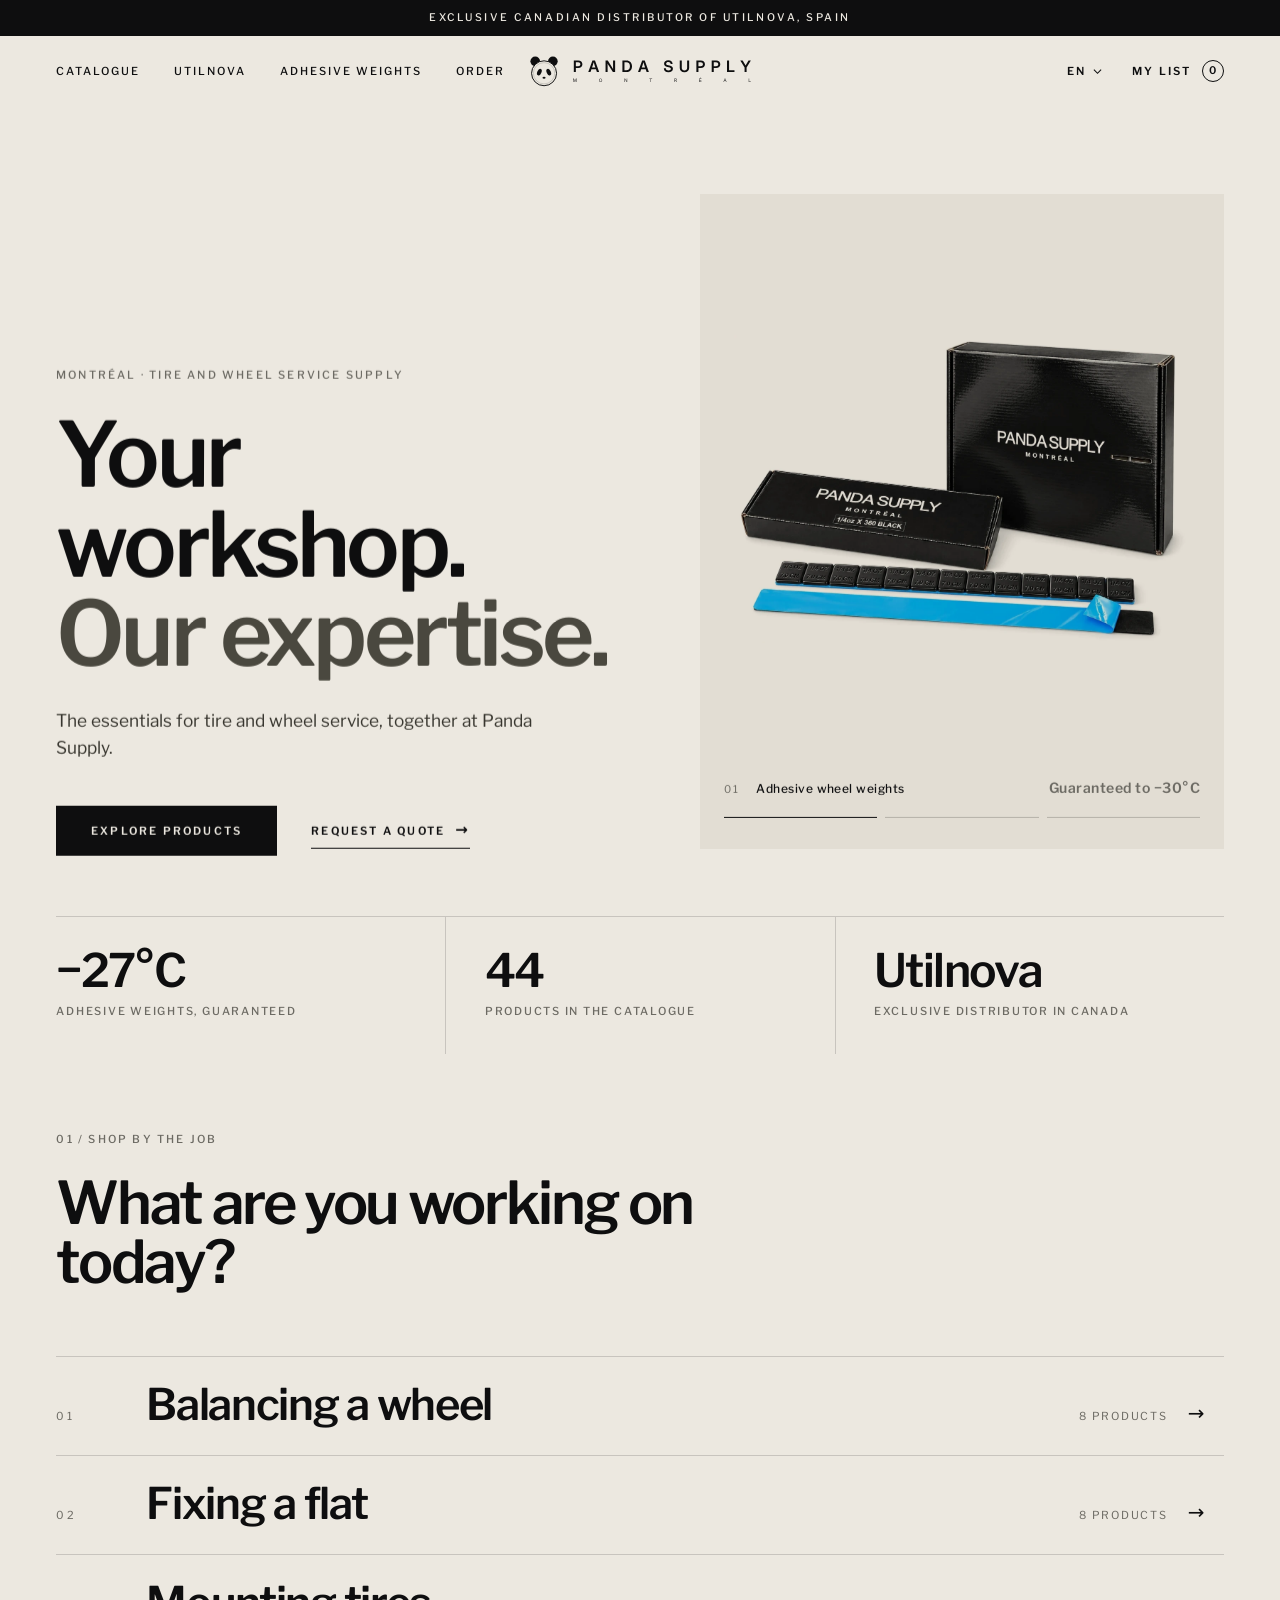
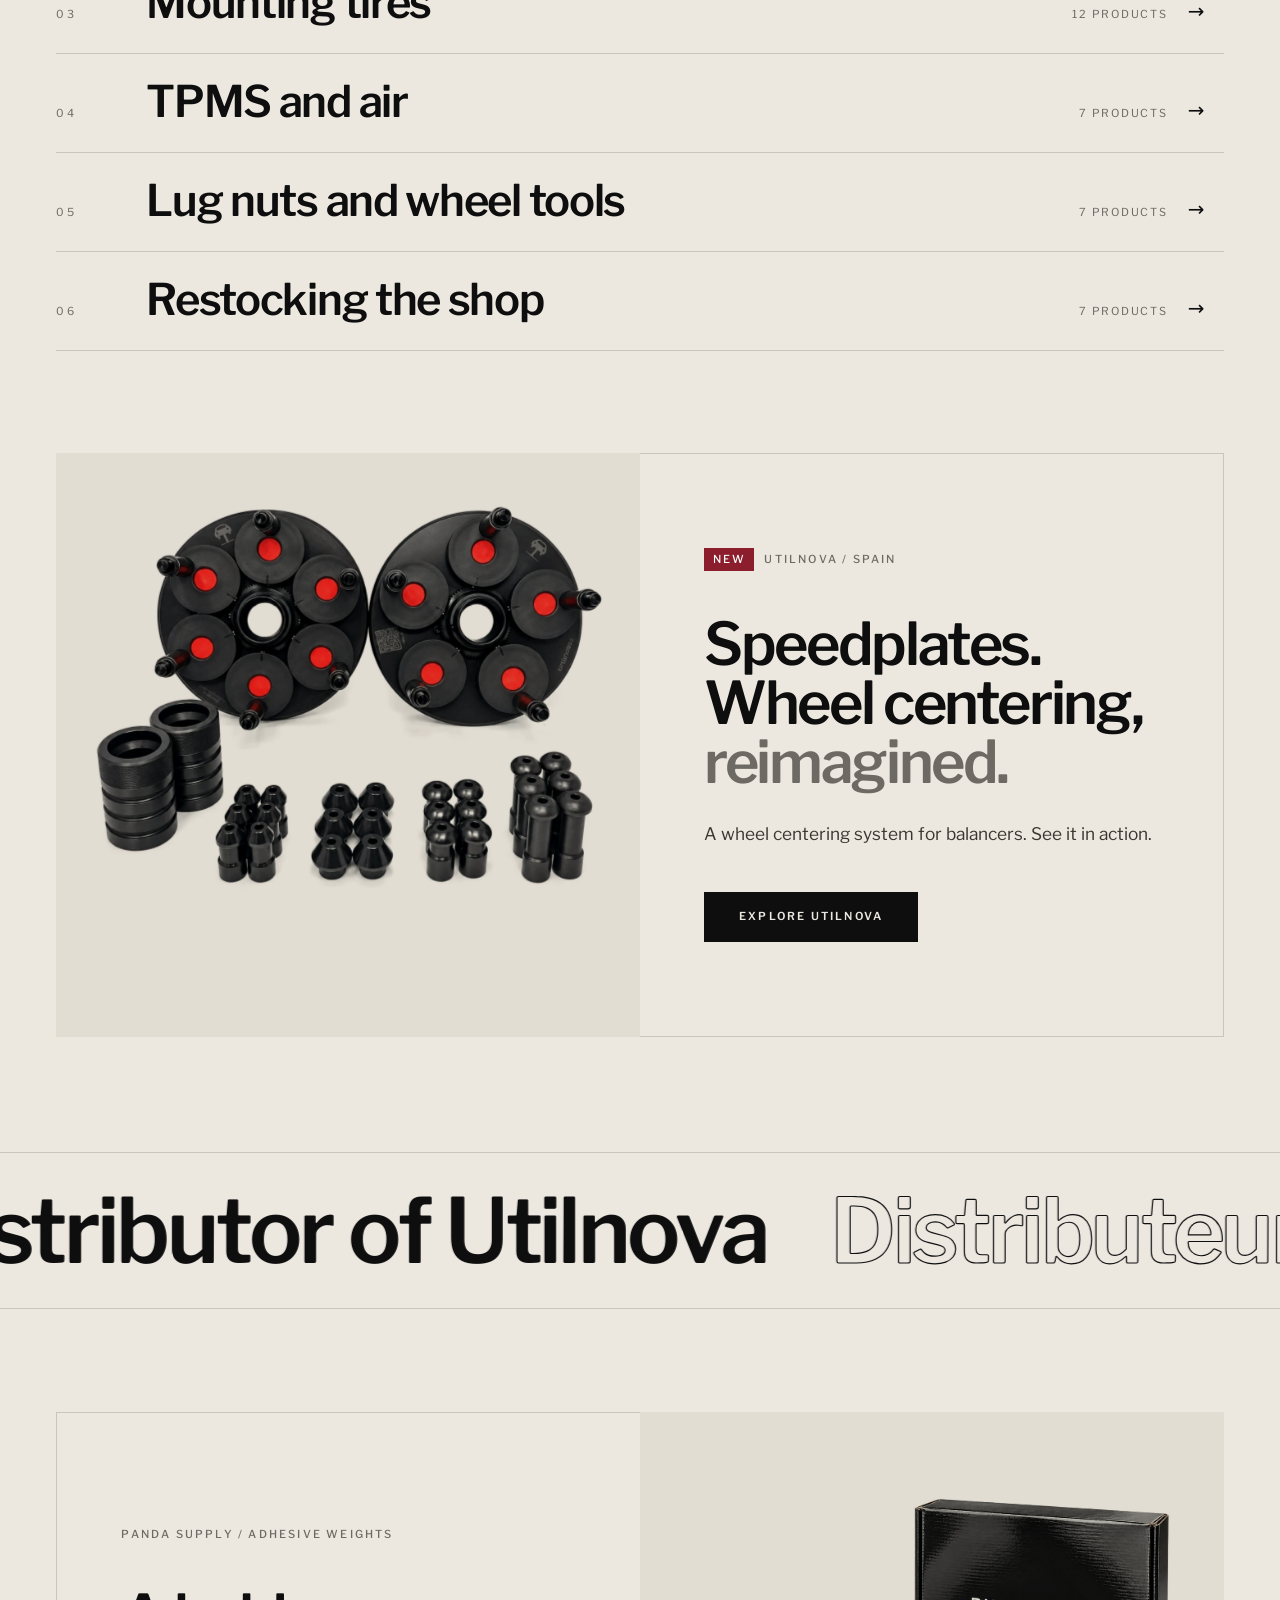
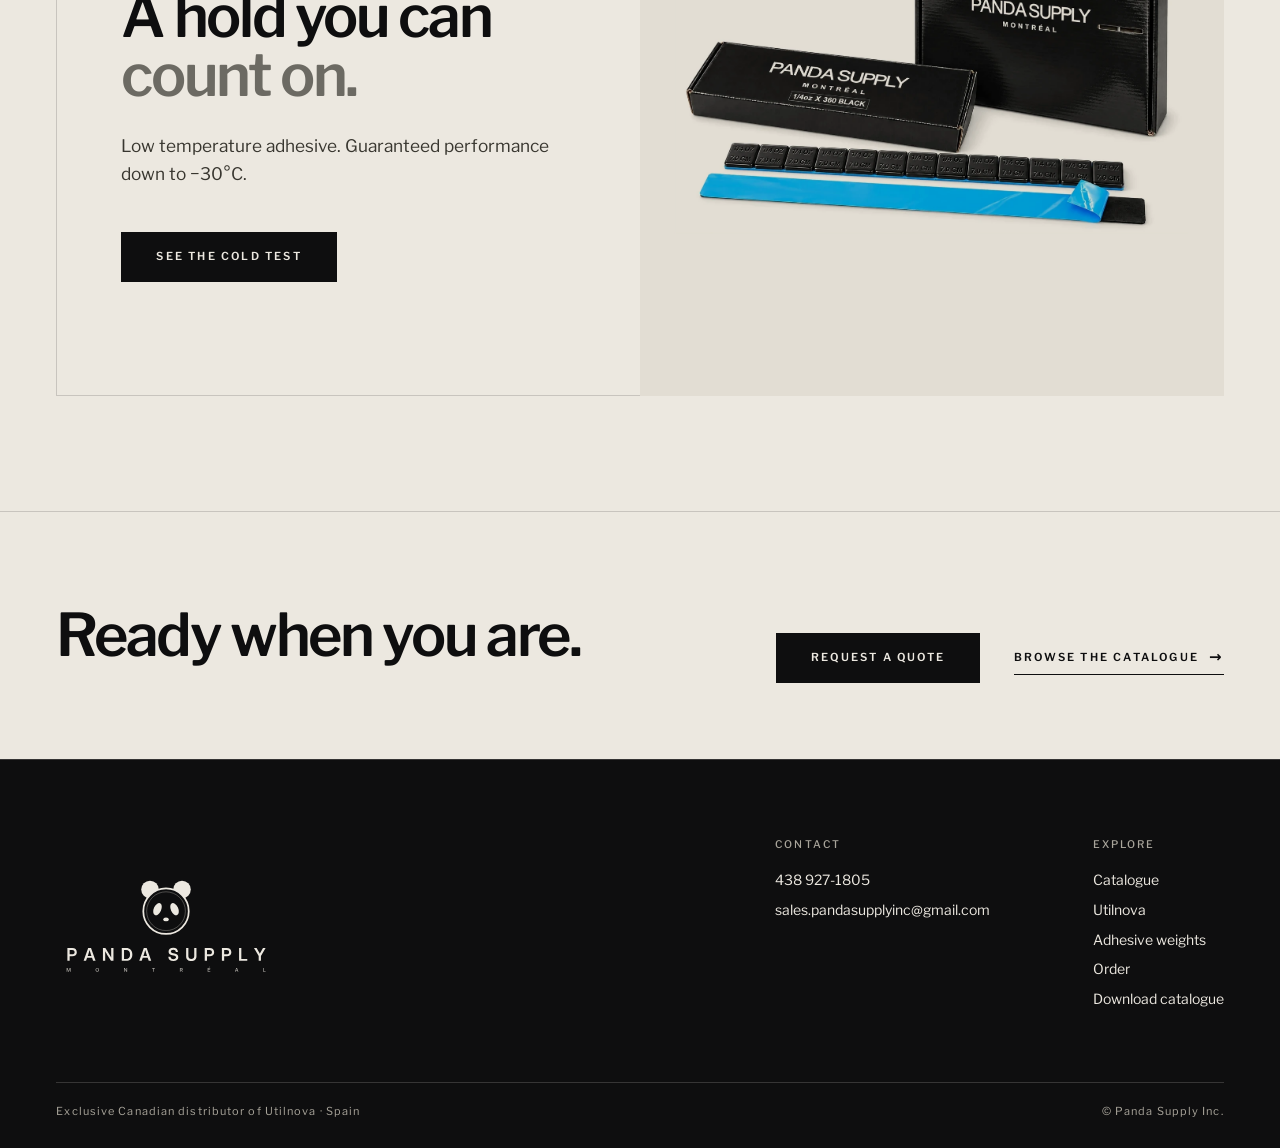
<file: index.html>
<!doctype html>
<html lang="en">
<head>
<meta charset="utf-8">
<meta name="viewport" content="width=device-width, initial-scale=1, viewport-fit=cover">
<title>Panda Supply Montréal | Garage and tire shop supplies</title>
<meta name="description" content="Panda Supply Montréal: supplies for garages and tire shops. Exclusive Canadian distributor of Utilnova, Spain.">
<meta name="theme-color" content="#0E0E0F">
<link rel="icon" href="favicon.svg" type="image/svg+xml">
<link rel="apple-touch-icon" href="apple-touch-icon.png">
<meta property="og:title" content="Panda Supply Montréal | Garage and tire shop supplies">
<meta property="og:description" content="Panda Supply Montréal: supplies for garages and tire shops. Exclusive Canadian distributor of Utilnova, Spain.">
<meta property="og:image" content="logo/panda-supply-logo-on-ink.png">
<link rel="preload" href="fonts/libre-franklin-latin-600-normal.woff2" as="font" type="font/woff2" crossorigin>
<link rel="preload" href="fonts/libre-franklin-latin-400-normal.woff2" as="font" type="font/woff2" crossorigin>
<link rel="stylesheet" href="styles.css?v=4">
</head>
<body>
<a class="skip" href="#main" data-i18n="skip">Skip to content</a>

<div class="bar"><span data-i18n="ribbon">Exclusive Canadian distributor of Utilnova, Spain</span></div>

<header class="head" id="top">
  <button class="menubtn" id="menuBtn" aria-label="Menu" aria-expanded="false" aria-controls="menu"><i></i><i></i></button>
  <nav class="head__nav" aria-label="Main">
    <a href="catalogue.html" data-i18n="nav_catalogue">Catalogue</a>
    <a href="utilnova.html">Utilnova</a>
    <a href="adhesive.html" data-i18n="nav_adhesive">Adhesive weights</a>
    <a href="quote.html" data-i18n="nav_order">Order</a>
  </nav>
  <a class="head__logo" href="index.html" aria-label="Panda Supply Montréal"><img src="logo/panda-supply-logo-ink.svg" alt="Panda Supply Montréal" height="34"></a>
  <div class="head__actions">
    <div class="lang" id="lang">
      <button class="lang__btn" id="langBtn" aria-haspopup="listbox" aria-expanded="false" aria-label="Language / Langue"><span id="langCur">EN</span><svg width="9" height="9" viewBox="0 0 10 10" fill="none" stroke="currentColor" stroke-width="1.2" aria-hidden="true"><path d="m1 3 4 4 4-4"/></svg></button>
      <ul class="lang__menu" id="langMenu" role="listbox" hidden>
        <li role="option" data-lang="en" tabindex="0"><b>EN</b><span>English</span><small>Canada</small></li>
        <li role="option" data-lang="fr" tabindex="0"><b>FR</b><span>Français</span><small>Québec</small></li>
      </ul>
    </div>
    <a class="listbtn" href="quote.html" id="listBtn"><span data-i18n="my_list">My list</span><b id="listCount">0</b></a>
  </div>
</header>

<div class="menu" id="menu" hidden>
  <nav aria-label="Mobile">
    <a href="catalogue.html" data-i18n="nav_catalogue">Catalogue</a>
    <a href="utilnova.html">Utilnova</a>
    <a href="adhesive.html" data-i18n="nav_adhesive">Adhesive weights</a>
    <a href="quote.html" data-i18n="nav_order">Order</a>
    <a href="quote.html" data-i18n="cta_quote">Request a quote</a>
  </nav>
  <div class="menu__foot">
    <a href="tel:+14389271805">438 927-1805</a>
    <a href="mailto:sales.pandasupplyinc@gmail.com">sales.pandasupplyinc@gmail.com</a>
  </div>
</div>

<main id="main">
  <!-- HERO -->
  <section class="hero">
    <div class="hero__copy" data-plx="0.06">
      <p class="eyebrow" data-i18n="hero_kicker">Montréal · Tire and wheel service supply</p>
      <h1 data-i18n-html="hero_h1">Your workshop.<br><em>Our expertise.</em></h1>
      <p class="lead" data-i18n="hero_sub">The essentials for tire and wheel service, together at Panda Supply.</p>
      <div class="hero__cta">
        <a class="btn" href="catalogue.html" data-i18n="cta_browse">Explore products</a>
        <a class="tlink" href="quote.html"><span data-i18n="cta_quote">Request a quote</span> <i>→</i></a>
      </div>
    </div>
    <div class="hero__stage" id="stage" data-plx="-0.05">
      <figure class="slide on" data-p="adhesive"><img src="img/hero-adhesive.webp" alt="" fetchpriority="high"><figcaption><span class="n">01</span><b class="nm"></b><em class="sb" data-i18n="slide1">Guaranteed to −30°C</em></figcaption></figure>
      <figure class="slide" data-p="speedplates"><img src="img/hero-speedplates.webp" alt=""><figcaption><span class="n">02</span><b class="nm"></b><em class="sb" data-i18n="slide2">New from Utilnova, Spain</em></figcaption></figure>
      <figure class="slide" data-p="u1"><img src="img/hero-u1.webp" alt=""><figcaption><span class="n">03</span><b class="nm"></b><em class="sb" data-i18n="slide3">Universal dual-band TPMS</em></figcaption></figure>
      <div class="dots" id="dots" role="tablist"><button class="on" aria-label="1"></button><button aria-label="2"></button><button aria-label="3"></button></div>
    </div>
  </section>

  <dl class="facts">
    <div><dt data-count="30" data-pre="−" data-suf="°C">−30°C</dt><dd data-i18n="stat1">Adhesive weights, guaranteed</dd></div>
    <div><dt id="statCount" data-count="49">49</dt><dd data-i18n="stat2">products in the catalogue</dd></div>
    <div><dt>Utilnova</dt><dd data-i18n="stat3">Exclusive distributor in Canada</dd></div>
  </dl>

  <!-- INDEX -->
  <section class="idx idx--home" id="jobs">
    <div class="sec-head">
      <p class="eyebrow" data-i18n="idx_eyebrow">01 / Shop by the job</p>
      <h2 data-i18n="jobs_title">What are you working on today?</h2>
    </div>
    <ul class="idx__list" id="jobsGrid"></ul>
    <div class="peek" id="peek" aria-hidden="true"><img alt=""></div>
  </section>

  <section class="teaser sec">
    <div class="teaser__img"><img data-plx="0.07" src="img/hero-speedplates.webp" alt="Utilnova Speedplates wheel centering system" loading="lazy"></div>
    <div class="teaser__copy">
      <p class="eyebrow"><span class="tag-new" data-i18n="new">New</span> Utilnova / <span data-i18n="spain">Spain</span></p>
      <h2 data-i18n-html="util_h2">Speedplates.<br>Wheel centering,<br><em>reimagined.</em></h2>
      <p class="lead" data-i18n="util_p">A wheel centering system for balancers. See it in action.</p>
      <div class="hero__cta"><a class="btn" href="utilnova.html" data-i18n="explore_util">Explore Utilnova</a></div>
    </div>
  </section>
<section class="marquee" aria-hidden="true"><div class="marquee__track" id="marq"><span>Exclusive Canadian distributor of Utilnova</span><span class="o">Distributeur canadien exclusif d’Utilnova</span><span>Exclusive Canadian distributor of Utilnova</span><span class="o">Distributeur canadien exclusif d’Utilnova</span></div></section>
  <section class="teaser teaser--flip sec">
    <div class="teaser__img"><img data-plx="0.07" src="img/hero-adhesive.webp" alt="Panda Supply adhesive wheel weights" loading="lazy"></div>
    <div class="teaser__copy">
      <p class="eyebrow" data-i18n="home_adh_eyebrow">Panda Supply / Adhesive weights</p>
      <h2 data-i18n-html="cold_h2">A hold you can<br><em>count on.</em></h2>
      <p class="lead" data-i18n="cold_p">Low temperature adhesive. Guaranteed performance down to −30°C.</p>
      <div class="hero__cta"><a class="btn" href="adhesive.html" data-i18n="explore_adh">See the cold test</a></div>
    </div>
  </section>
  <section class="band"><div class="band__inner"><h2 data-i18n="band_h">Ready when you are.</h2><div class="hero__cta"><a class="btn" href="quote.html" data-i18n="band_cta">Request a quote</a><a class="tlink" href="catalogue.html"><span data-i18n="explore_cat">Browse the catalogue</span> <i>→</i></a></div></div></section>
</main>

<footer class="foot">
  <div class="foot__top">
    <img src="logo/panda-supply-stacked-bone.svg" alt="Panda Supply Montréal" width="220">
    <div class="foot__cols">
      <div><h4 data-i18n="foot_contact">Contact</h4><a href="tel:+14389271805">438 927-1805</a><a href="mailto:sales.pandasupplyinc@gmail.com">sales.pandasupplyinc@gmail.com</a></div>
      <div><h4 data-i18n="foot_explore">Explore</h4><a href="catalogue.html" data-i18n="nav_catalogue">Catalogue</a><a href="utilnova.html">Utilnova</a><a href="adhesive.html" data-i18n="nav_adhesive">Adhesive weights</a><a href="quote.html" data-i18n="nav_order">Order</a><a href="catalogue.pdf" target="_blank" rel="noopener" data-i18n="foot_dl">Download catalogue</a></div>
    </div>
  </div>
  <div class="foot__bot"><span data-i18n="foot_dist">Exclusive Canadian distributor of Utilnova · Spain</span><span>© Panda Supply Inc.</span></div>
</footer>

<a class="fab" id="fab" href="quote.html" hidden><span><b id="fabCount">0</b> <span data-i18n="fab_items">in your list</span></span><strong data-i18n="fab_cta">Request a quote</strong></a>
<div class="toast" id="toast" role="status" aria-live="polite"></div>



<script src="data.js?v=4"></script>
<script src="app.js?v=4"></script>
</body>
</html>
</file>
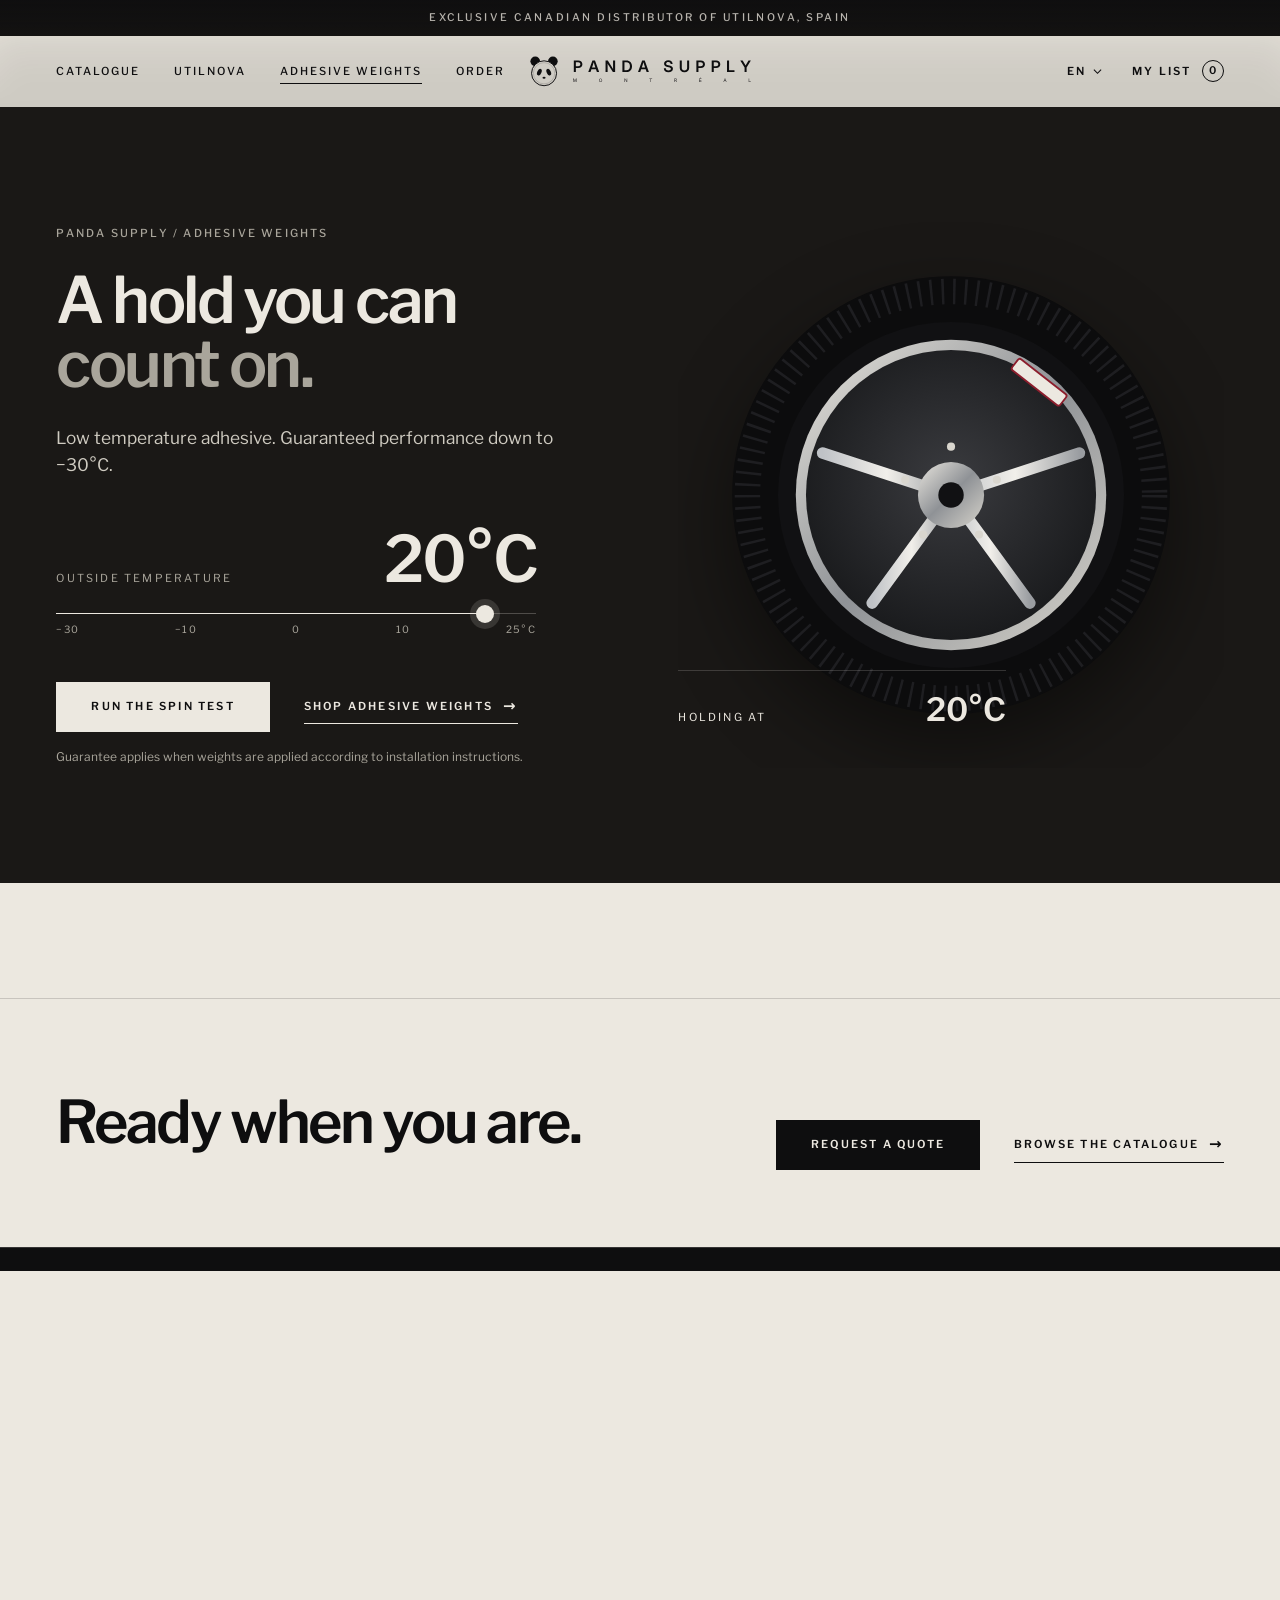
<file: adhesive.html>
<!doctype html>
<html lang="en">
<head>
<meta charset="utf-8">
<meta name="viewport" content="width=device-width, initial-scale=1, viewport-fit=cover">
<title>Adhesive wheel weights | Panda Supply Montréal</title>
<meta name="description" content="Low temperature adhesive wheel weights from Panda Supply, guaranteed down to −30°C.">
<meta name="theme-color" content="#0E0E0F">
<link rel="icon" href="favicon.svg" type="image/svg+xml">
<link rel="apple-touch-icon" href="apple-touch-icon.png">
<meta property="og:title" content="Adhesive wheel weights | Panda Supply Montréal">
<meta property="og:description" content="Low temperature adhesive wheel weights from Panda Supply, guaranteed down to −30°C.">
<meta property="og:image" content="logo/panda-supply-logo-on-ink.png">
<link rel="preload" href="fonts/libre-franklin-latin-600-normal.woff2" as="font" type="font/woff2" crossorigin>
<link rel="preload" href="fonts/libre-franklin-latin-400-normal.woff2" as="font" type="font/woff2" crossorigin>
<link rel="stylesheet" href="styles.css?v=4">
</head>
<body>
<a class="skip" href="#main" data-i18n="skip">Skip to content</a>

<div class="bar"><span data-i18n="ribbon">Exclusive Canadian distributor of Utilnova, Spain</span></div>

<header class="head" id="top">
  <button class="menubtn" id="menuBtn" aria-label="Menu" aria-expanded="false" aria-controls="menu"><i></i><i></i></button>
  <nav class="head__nav" aria-label="Main">
    <a href="catalogue.html" data-i18n="nav_catalogue">Catalogue</a>
    <a href="utilnova.html">Utilnova</a>
    <a aria-current="page" href="adhesive.html" data-i18n="nav_adhesive">Adhesive weights</a>
    <a href="quote.html" data-i18n="nav_order">Order</a>
  </nav>
  <a class="head__logo" href="index.html" aria-label="Panda Supply Montréal"><img src="logo/panda-supply-logo-ink.svg" alt="Panda Supply Montréal" height="34"></a>
  <div class="head__actions">
    <div class="lang" id="lang">
      <button class="lang__btn" id="langBtn" aria-haspopup="listbox" aria-expanded="false" aria-label="Language / Langue"><span id="langCur">EN</span><svg width="9" height="9" viewBox="0 0 10 10" fill="none" stroke="currentColor" stroke-width="1.2" aria-hidden="true"><path d="m1 3 4 4 4-4"/></svg></button>
      <ul class="lang__menu" id="langMenu" role="listbox" hidden>
        <li role="option" data-lang="en" tabindex="0"><b>EN</b><span>English</span><small>Canada</small></li>
        <li role="option" data-lang="fr" tabindex="0"><b>FR</b><span>Français</span><small>Québec</small></li>
      </ul>
    </div>
    <a class="listbtn" href="quote.html" id="listBtn"><span data-i18n="my_list">My list</span><b id="listCount">0</b></a>
  </div>
</header>

<div class="menu" id="menu" hidden>
  <nav aria-label="Mobile">
    <a href="catalogue.html" data-i18n="nav_catalogue">Catalogue</a>
    <a href="utilnova.html">Utilnova</a>
    <a aria-current="page" href="adhesive.html" data-i18n="nav_adhesive">Adhesive weights</a>
    <a href="quote.html" data-i18n="nav_order">Order</a>
    <a href="quote.html" data-i18n="cta_quote">Request a quote</a>
  </nav>
  <div class="menu__foot">
    <a href="tel:+14389271805">438 927-1805</a>
    <a href="mailto:sales.pandasupplyinc@gmail.com">sales.pandasupplyinc@gmail.com</a>
  </div>
</div>

<main id="main">
  <!-- COLD -->
  <section class="cold" id="cold">
    <div class="cold__inner">
      <div class="cold__copy">
        <p class="eyebrow eyebrow--light" data-i18n="cold_kicker">Panda Supply / Adhesive weights</p>
        <h1 data-i18n-html="cold_h2">A hold you can<br><em>count on.</em></h1>
        <p class="lead lead--light" data-i18n="cold_p">Low temperature adhesive. Guaranteed performance down to −30°C.</p>
        <div class="gauge">
          <div class="gauge__top"><span data-i18n="cold_label">Outside temperature</span><output id="tempOut">20°C</output></div>
          <input id="temp" type="range" min="-30" max="25" value="20" step="1" aria-label="Temperature">
          <div class="gauge__scale"><span>−30</span><span>−10</span><span>0</span><span>10</span><span>25°C</span></div>
        </div>
        <div class="hero__cta">
          <button class="btn btn--light" id="spin" data-i18n="cold_spin">Run the spin test</button>
          <a class="tlink tlink--light" href="catalogue.html?cat=balancing"><span data-i18n="cold_shop">Shop adhesive weights</span> <i>→</i></a>
        </div>
        <p class="fine fine--light" data-i18n="cold_fine">Guarantee applies when weights are applied according to installation instructions.</p>
      </div>
      <div class="cold__art" id="coldArt">
        <svg viewBox="0 0 360 360" class="wheel" aria-hidden="true">
          <defs>
            <radialGradient id="rim" cx="50%" cy="45%" r="60%"><stop offset="0" stop-color="#3a3b3f"/><stop offset="1" stop-color="#17181a"/></radialGradient>
            <linearGradient id="lip" x1="0" y1="0" x2="1" y2="1"><stop offset="0" stop-color="#e9e6df"/><stop offset=".5" stop-color="#8f9296"/><stop offset="1" stop-color="#d7d4cc"/></linearGradient>
            <linearGradient id="spk" x1="0" y1="0" x2="1" y2="0"><stop offset="0" stop-color="#bfc2c6"/><stop offset=".5" stop-color="#f1efea"/><stop offset="1" stop-color="#9a9da1"/></linearGradient>
          </defs>
          <g id="wheelSpin" style="transform-origin:180px 180px">
            <circle cx="180" cy="180" r="172" fill="#0c0c0d"/>
            <circle cx="180" cy="180" r="160" fill="none" stroke="#1e1e21" stroke-width="20" stroke-dasharray="2 7.1"/>
            <circle cx="180" cy="180" r="136" fill="#111113"/>
            <circle cx="180" cy="180" r="122" fill="url(#lip)"/>
            <circle cx="180" cy="180" r="114" fill="url(#rim)"/>
            <g stroke="url(#spk)" stroke-width="9" stroke-linecap="round">
              <path d="M180 180 180 74"/><path d="M180 180 281 147"/><path d="M180 180 242 265"/><path d="M180 180 118 265"/><path d="M180 180 79 147"/>
            </g>
            <circle cx="180" cy="180" r="26" fill="url(#lip)"/>
            <circle cx="180" cy="180" r="10" fill="#111113"/>
            <g fill="#d9d6ce"><circle cx="180" cy="142" r="3.2"/><circle cx="216" cy="168" r="3.2"/><circle cx="202" cy="211" r="3.2"/><circle cx="158" cy="211" r="3.2"/><circle cx="144" cy="168" r="3.2"/></g>
            <g transform="rotate(38 180 180)"><rect x="156" y="62" width="48" height="11" rx="2" fill="#ECE8E0"/><rect x="156" y="62" width="48" height="11" rx="2" fill="none" stroke="#8C1D2C" stroke-width="1.4"/></g>
          </g>
        </svg>
        <div class="cold__tag"><span data-i18n="stamp_a">Holding at</span> <b id="stampT">20°C</b></div>
        <div class="frost" id="frost"></div>
      </div>
    </div>
  </section>

  <section class="band"><div class="band__inner"><h2 data-i18n="band_h">Ready when you are.</h2><div class="hero__cta"><a class="btn" href="quote.html" data-i18n="band_cta">Request a quote</a><a class="tlink" href="catalogue.html"><span data-i18n="explore_cat">Browse the catalogue</span> <i>→</i></a></div></div></section>
</main>

<footer class="foot">
  <div class="foot__top">
    <img src="logo/panda-supply-stacked-bone.svg" alt="Panda Supply Montréal" width="220">
    <div class="foot__cols">
      <div><h4 data-i18n="foot_contact">Contact</h4><a href="tel:+14389271805">438 927-1805</a><a href="mailto:sales.pandasupplyinc@gmail.com">sales.pandasupplyinc@gmail.com</a></div>
      <div><h4 data-i18n="foot_explore">Explore</h4><a href="catalogue.html" data-i18n="nav_catalogue">Catalogue</a><a href="utilnova.html">Utilnova</a><a href="adhesive.html" data-i18n="nav_adhesive">Adhesive weights</a><a href="quote.html" data-i18n="nav_order">Order</a><a href="catalogue.pdf" target="_blank" rel="noopener" data-i18n="foot_dl">Download catalogue</a></div>
    </div>
  </div>
  <div class="foot__bot"><span data-i18n="foot_dist">Exclusive Canadian distributor of Utilnova · Spain</span><span>© Panda Supply Inc.</span></div>
</footer>

<a class="fab" id="fab" href="quote.html" hidden><span><b id="fabCount">0</b> <span data-i18n="fab_items">in your list</span></span><strong data-i18n="fab_cta">Request a quote</strong></a>
<div class="toast" id="toast" role="status" aria-live="polite"></div>



<script src="data.js?v=4"></script>
<script src="app.js?v=4"></script>
</body>
</html>
</file>
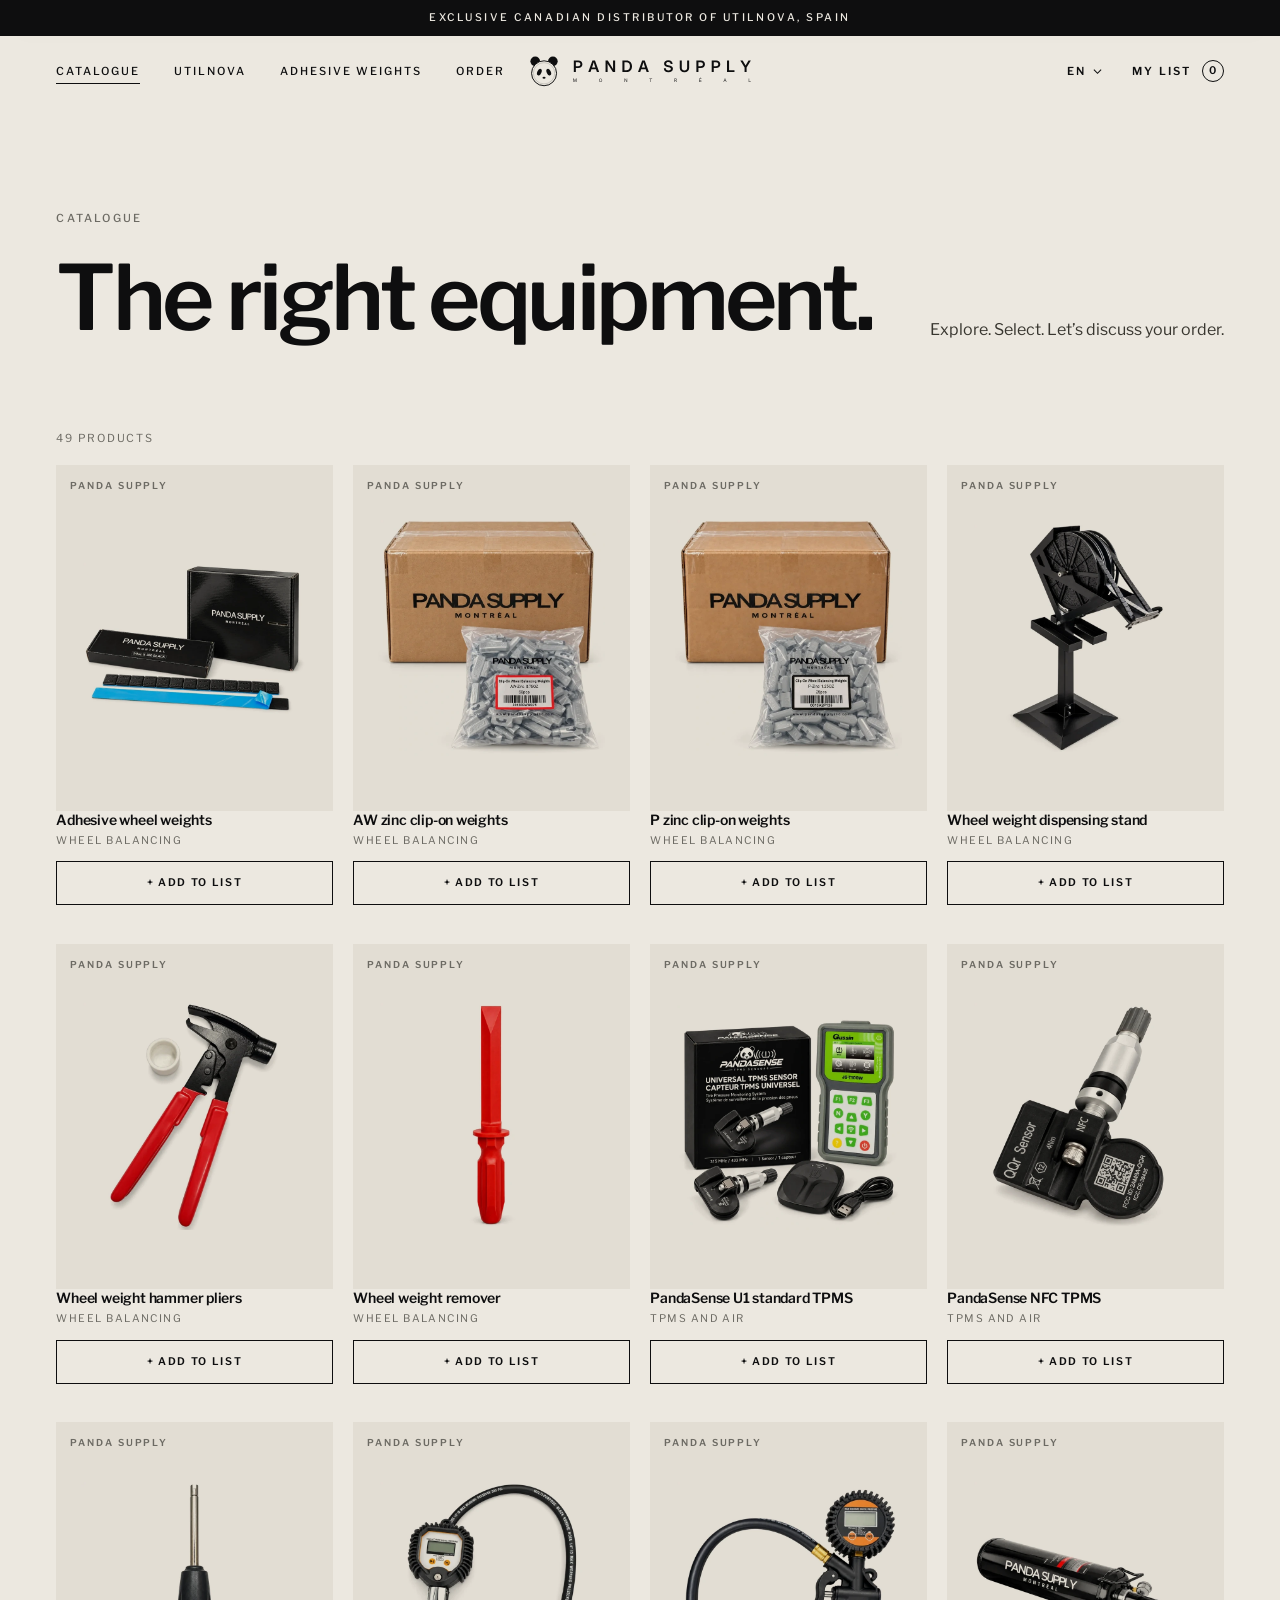
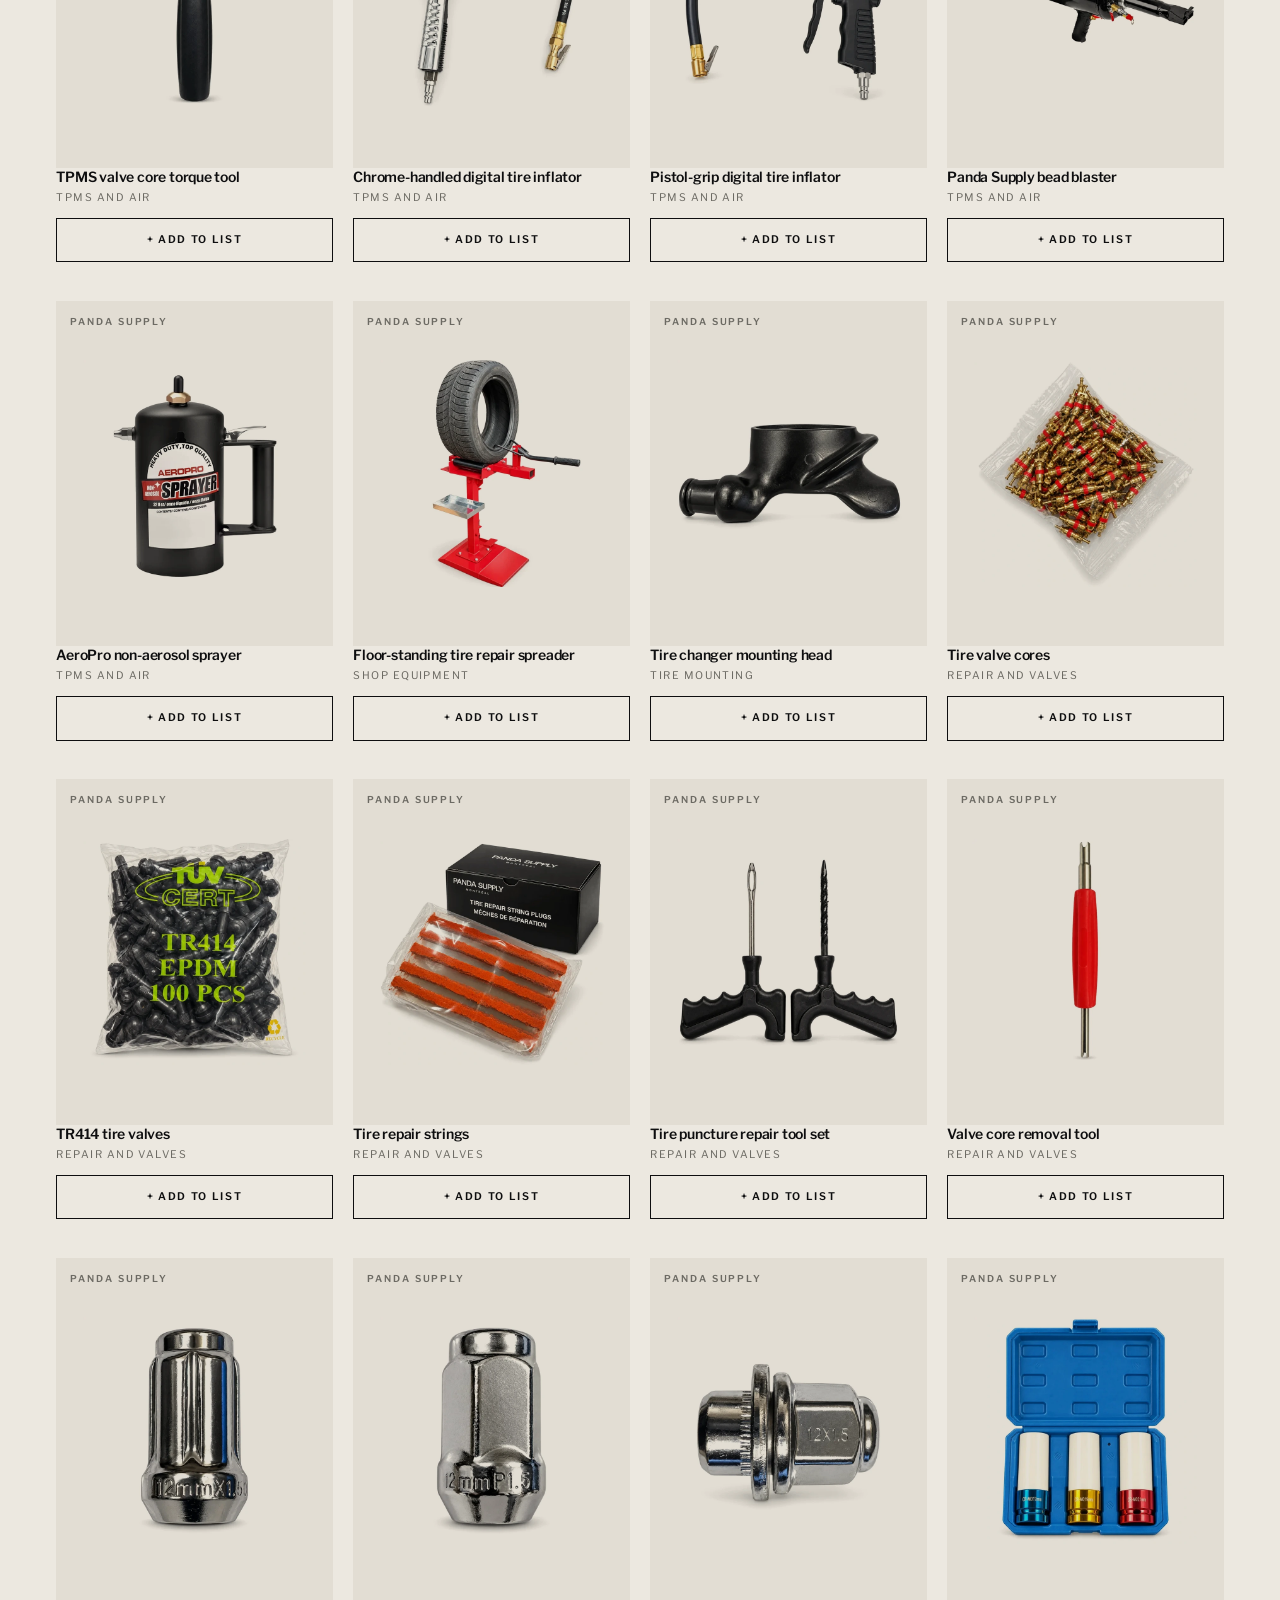
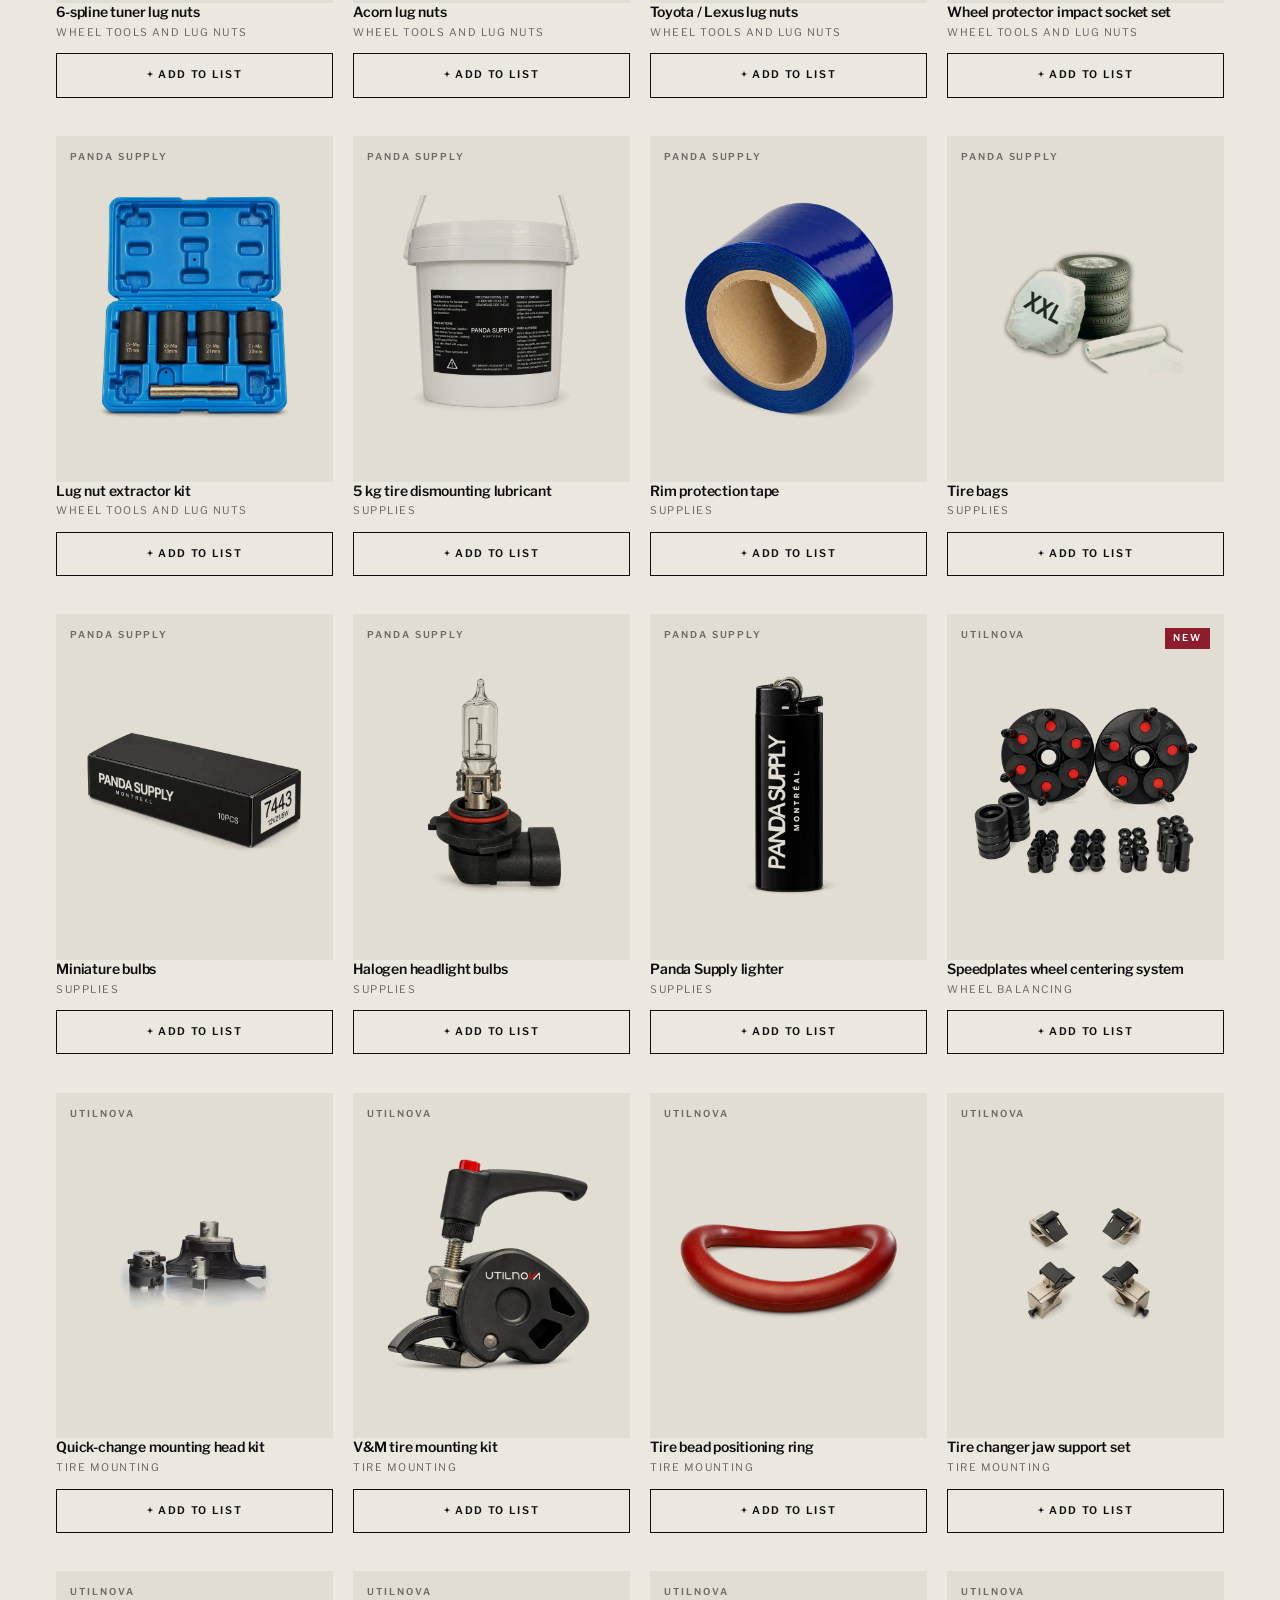
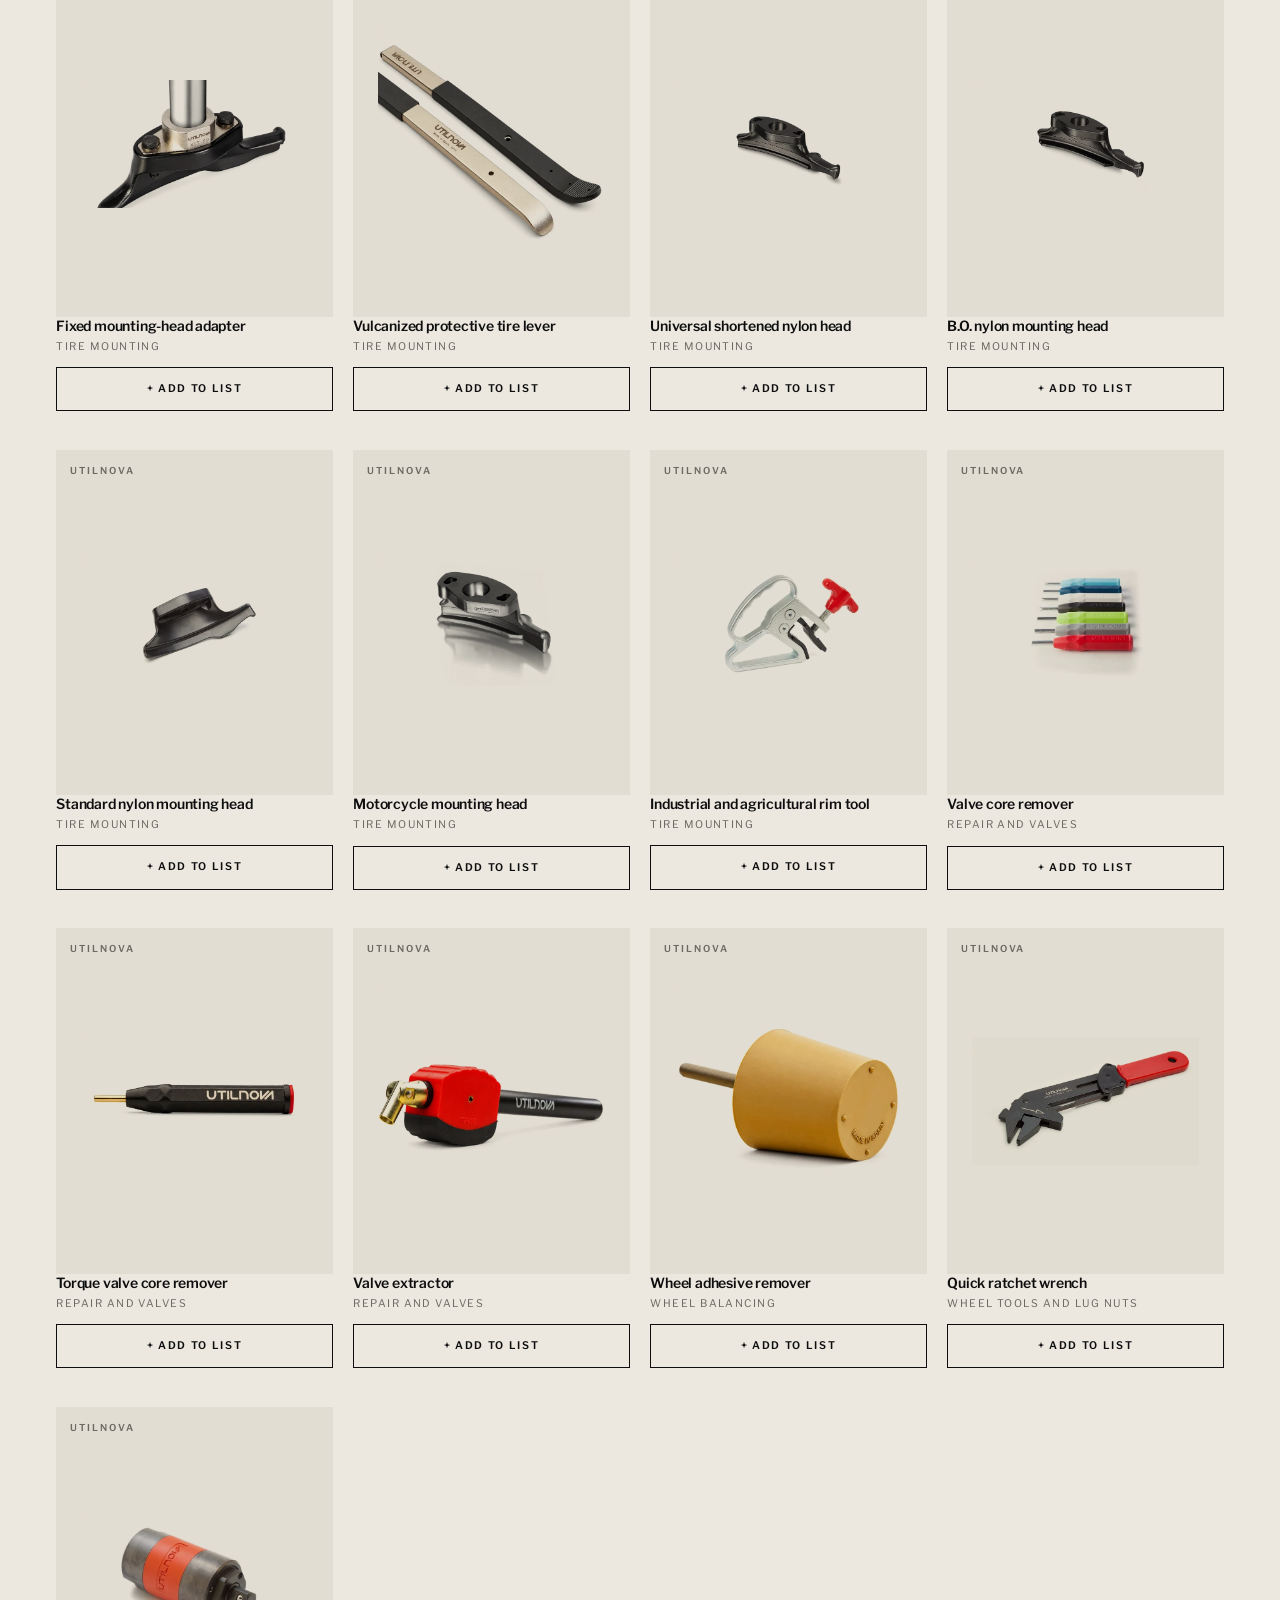
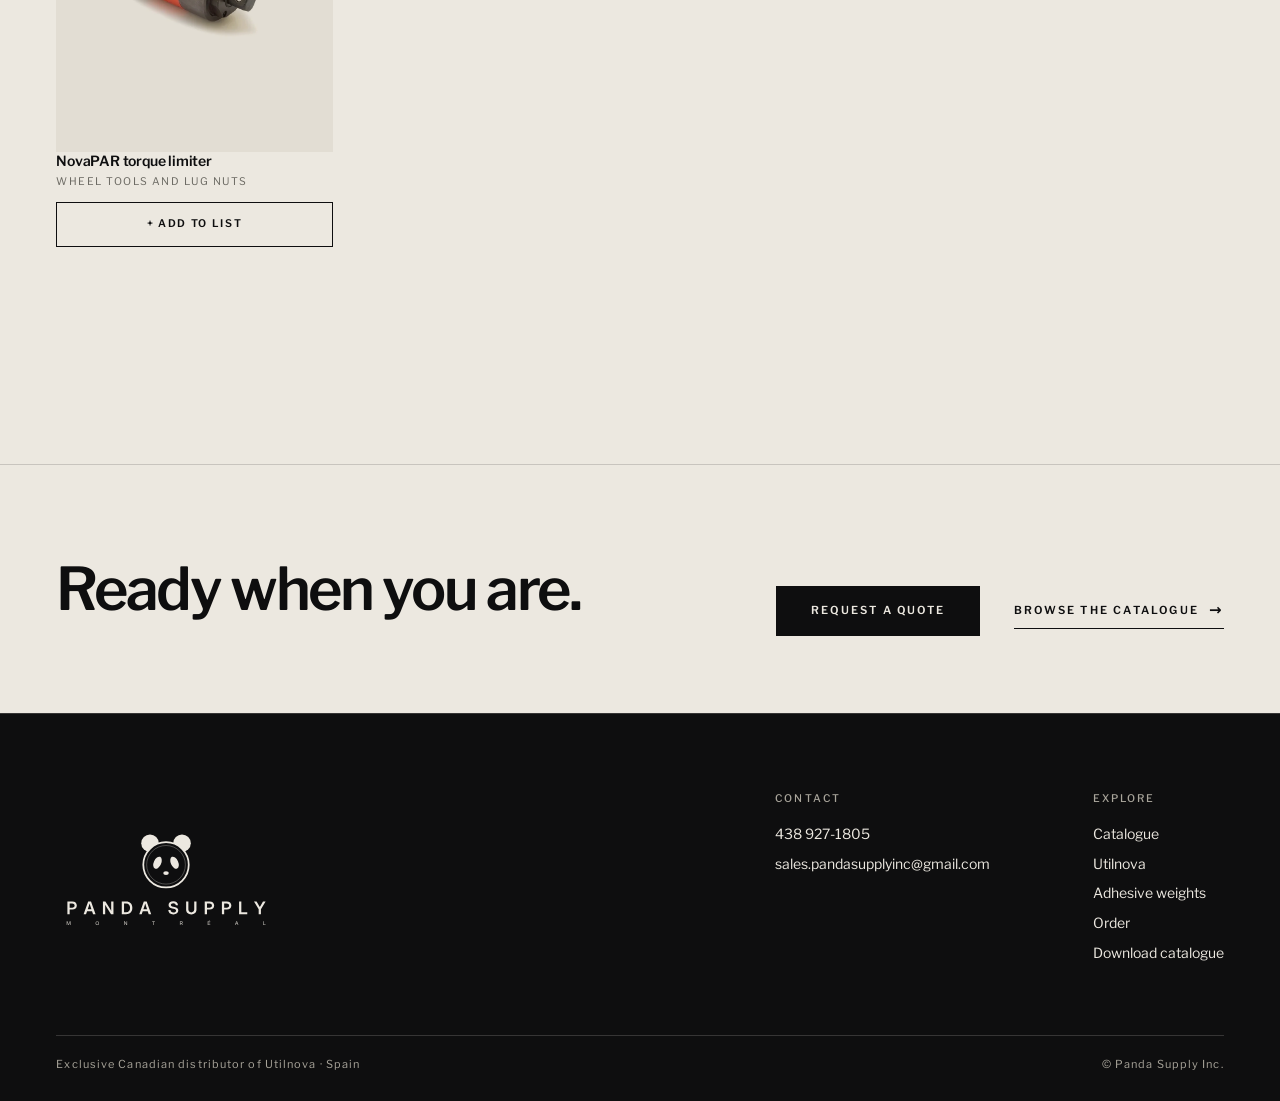
<file: catalogue.html>
<!doctype html>
<html lang="en">
<head>
<meta charset="utf-8">
<meta name="viewport" content="width=device-width, initial-scale=1, viewport-fit=cover">
<title>Catalogue | Panda Supply Montréal</title>
<meta name="description" content="Browse 49 products for tire and wheel service: balancing, TPMS and air, tire mounting, repair, tools and supplies.">
<meta name="theme-color" content="#0E0E0F">
<link rel="icon" href="favicon.svg" type="image/svg+xml">
<link rel="apple-touch-icon" href="apple-touch-icon.png">
<meta property="og:title" content="Catalogue | Panda Supply Montréal">
<meta property="og:description" content="Browse 49 products for tire and wheel service: balancing, TPMS and air, tire mounting, repair, tools and supplies.">
<meta property="og:image" content="logo/panda-supply-logo-on-ink.png">
<link rel="preload" href="fonts/libre-franklin-latin-600-normal.woff2" as="font" type="font/woff2" crossorigin>
<link rel="preload" href="fonts/libre-franklin-latin-400-normal.woff2" as="font" type="font/woff2" crossorigin>
<link rel="stylesheet" href="styles.css?v=4">
</head>
<body>
<a class="skip" href="#main" data-i18n="skip">Skip to content</a>

<div class="bar"><span data-i18n="ribbon">Exclusive Canadian distributor of Utilnova, Spain</span></div>

<header class="head" id="top">
  <button class="menubtn" id="menuBtn" aria-label="Menu" aria-expanded="false" aria-controls="menu"><i></i><i></i></button>
  <nav class="head__nav" aria-label="Main">
    <a aria-current="page" href="catalogue.html" data-i18n="nav_catalogue">Catalogue</a>
    <a href="utilnova.html">Utilnova</a>
    <a href="adhesive.html" data-i18n="nav_adhesive">Adhesive weights</a>
    <a href="quote.html" data-i18n="nav_order">Order</a>
  </nav>
  <a class="head__logo" href="index.html" aria-label="Panda Supply Montréal"><img src="logo/panda-supply-logo-ink.svg" alt="Panda Supply Montréal" height="34"></a>
  <div class="head__actions">
    <div class="lang" id="lang">
      <button class="lang__btn" id="langBtn" aria-haspopup="listbox" aria-expanded="false" aria-label="Language / Langue"><span id="langCur">EN</span><svg width="9" height="9" viewBox="0 0 10 10" fill="none" stroke="currentColor" stroke-width="1.2" aria-hidden="true"><path d="m1 3 4 4 4-4"/></svg></button>
      <ul class="lang__menu" id="langMenu" role="listbox" hidden>
        <li role="option" data-lang="en" tabindex="0"><b>EN</b><span>English</span><small>Canada</small></li>
        <li role="option" data-lang="fr" tabindex="0"><b>FR</b><span>Français</span><small>Québec</small></li>
      </ul>
    </div>
    <a class="listbtn" href="quote.html" id="listBtn"><span data-i18n="my_list">My list</span><b id="listCount">0</b></a>
  </div>
</header>

<div class="menu" id="menu" hidden>
  <nav aria-label="Mobile">
    <a aria-current="page" href="catalogue.html" data-i18n="nav_catalogue">Catalogue</a>
    <a href="utilnova.html">Utilnova</a>
    <a href="adhesive.html" data-i18n="nav_adhesive">Adhesive weights</a>
    <a href="quote.html" data-i18n="nav_order">Order</a>
    <a href="quote.html" data-i18n="cta_quote">Request a quote</a>
  </nav>
  <div class="menu__foot">
    <a href="tel:+14389271805">438 927-1805</a>
    <a href="mailto:sales.pandasupplyinc@gmail.com">sales.pandasupplyinc@gmail.com</a>
  </div>
</div>

<main id="main">
  <section class="pagehead"><div><p class="eyebrow" data-i18n="eb_catalogue"></p><h1 data-i18n="cat_h2"></h1></div><p class="sub" data-i18n="cat_sub"></p></section>
  <!-- CATALOGUE -->
  <section class="cat cat--page" id="catalogue">
    <div class="cat__meta"><span id="count">49 products</span><button class="linkbtn" id="reset" hidden data-i18n="show_all">Show all</button></div>
    <div class="grid" id="grid"></div>
    <p class="empty" id="empty" hidden data-i18n="empty">Nothing matches that search. Try fewer words, or send us a message and we will find it.</p>
  </section>

  <section class="band"><div class="band__inner"><h2 data-i18n="band_h">Ready when you are.</h2><div class="hero__cta"><a class="btn" href="quote.html" data-i18n="band_cta">Request a quote</a><a class="tlink" href="catalogue.html"><span data-i18n="explore_cat">Browse the catalogue</span> <i>→</i></a></div></div></section>
</main>

<footer class="foot">
  <div class="foot__top">
    <img src="logo/panda-supply-stacked-bone.svg" alt="Panda Supply Montréal" width="220">
    <div class="foot__cols">
      <div><h4 data-i18n="foot_contact">Contact</h4><a href="tel:+14389271805">438 927-1805</a><a href="mailto:sales.pandasupplyinc@gmail.com">sales.pandasupplyinc@gmail.com</a></div>
      <div><h4 data-i18n="foot_explore">Explore</h4><a href="catalogue.html" data-i18n="nav_catalogue">Catalogue</a><a href="utilnova.html">Utilnova</a><a href="adhesive.html" data-i18n="nav_adhesive">Adhesive weights</a><a href="quote.html" data-i18n="nav_order">Order</a><a href="catalogue.pdf" target="_blank" rel="noopener" data-i18n="foot_dl">Download catalogue</a></div>
    </div>
  </div>
  <div class="foot__bot"><span data-i18n="foot_dist">Exclusive Canadian distributor of Utilnova · Spain</span><span>© Panda Supply Inc.</span></div>
</footer>

<a class="fab" id="fab" href="quote.html" hidden><span><b id="fabCount">0</b> <span data-i18n="fab_items">in your list</span></span><strong data-i18n="fab_cta">Request a quote</strong></a>
<div class="toast" id="toast" role="status" aria-live="polite"></div>

<dialog id="dlg" class="dlg" aria-labelledby="dName">
  <button class="dlg__x" id="dlgX" aria-label="Close">×</button>
  <div class="dlg__img"><img id="dImg" alt="" src="[data-uri]"></div>
  <div class="dlg__body">
    <p class="dlg__tags"><span id="dBrand"></span><span id="dCat"></span></p>
    <h3 id="dName"></h3>
    <p id="dDesc" class="dlg__desc"></p>
    <p class="fine" data-i18n="dlg_fine">Sizes, pack sizes and compatibility are confirmed when ordering.</p>
    <div class="dlg__buy">
      <div class="qty" aria-label="Quantity"><button id="dMinus" aria-label="-">−</button><output id="dQty">1</output><button id="dPlus" aria-label="+">+</button></div>
      <button class="btn" id="dAdd" data-i18n="add_list">Add to my list</button>
    </div>
    <a class="tlink" id="dVideo" target="_blank" rel="noopener" hidden><span data-i18n="util_watch">Watch the demonstration</span> <i>→</i></a>
  </div>
</dialog>

<script src="data.js?v=4"></script>
<script src="app.js?v=4"></script>
</body>
</html>
</file>
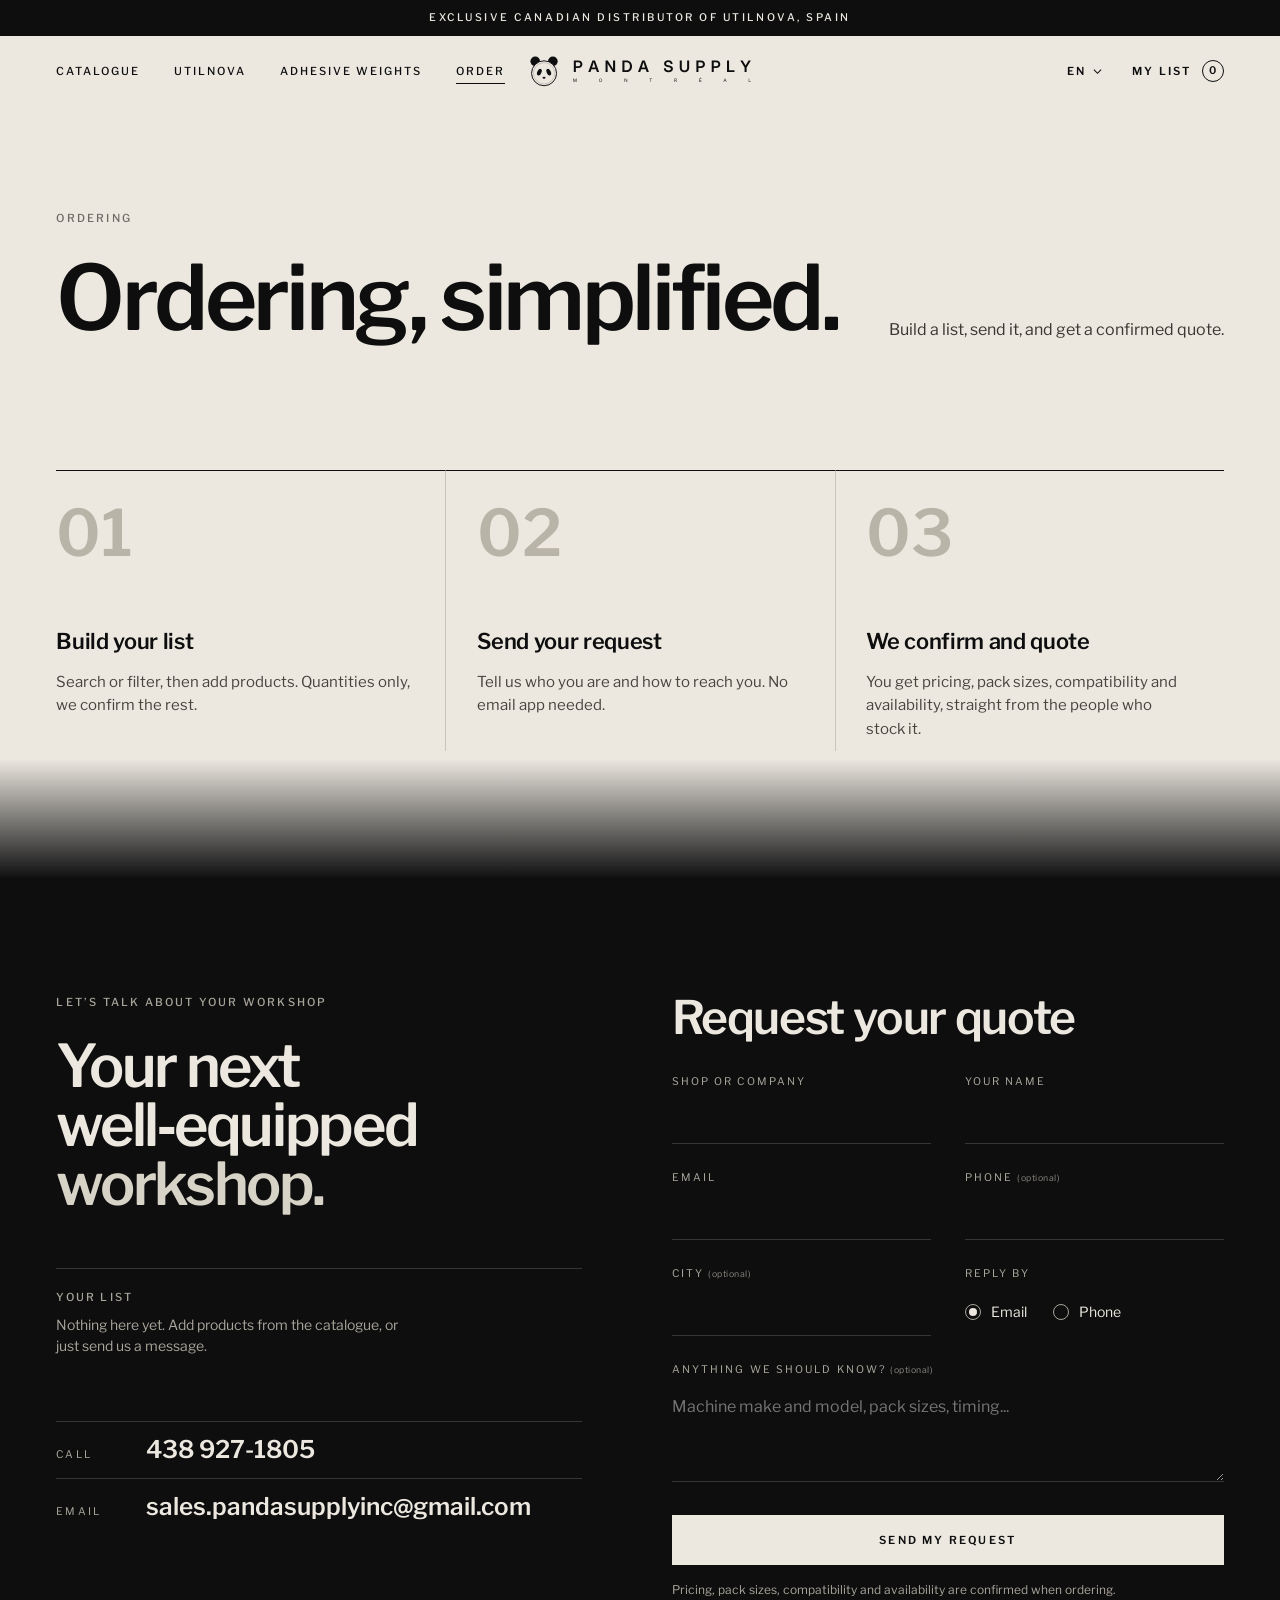
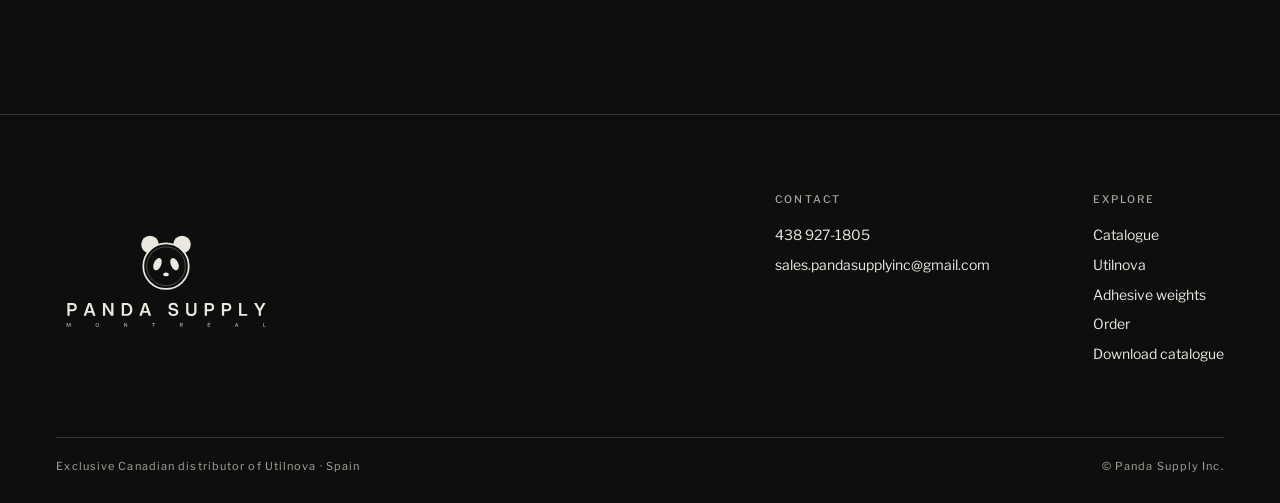
<file: quote.html>
<!doctype html>
<html lang="en">
<head>
<meta charset="utf-8">
<meta name="viewport" content="width=device-width, initial-scale=1, viewport-fit=cover">
<title>Order | Panda Supply Montréal</title>
<meta name="description" content="Build your list and send a quote request to Panda Supply Montréal. No email app needed.">
<meta name="theme-color" content="#0E0E0F">
<link rel="icon" href="favicon.svg" type="image/svg+xml">
<link rel="apple-touch-icon" href="apple-touch-icon.png">
<meta property="og:title" content="Order | Panda Supply Montréal">
<meta property="og:description" content="Build your list and send a quote request to Panda Supply Montréal. No email app needed.">
<meta property="og:image" content="logo/panda-supply-logo-on-ink.png">
<link rel="preload" href="fonts/libre-franklin-latin-600-normal.woff2" as="font" type="font/woff2" crossorigin>
<link rel="preload" href="fonts/libre-franklin-latin-400-normal.woff2" as="font" type="font/woff2" crossorigin>
<link rel="stylesheet" href="styles.css?v=4">
</head>
<body>
<a class="skip" href="#main" data-i18n="skip">Skip to content</a>

<div class="bar"><span data-i18n="ribbon">Exclusive Canadian distributor of Utilnova, Spain</span></div>

<header class="head" id="top">
  <button class="menubtn" id="menuBtn" aria-label="Menu" aria-expanded="false" aria-controls="menu"><i></i><i></i></button>
  <nav class="head__nav" aria-label="Main">
    <a href="catalogue.html" data-i18n="nav_catalogue">Catalogue</a>
    <a href="utilnova.html">Utilnova</a>
    <a href="adhesive.html" data-i18n="nav_adhesive">Adhesive weights</a>
    <a aria-current="page" href="quote.html" data-i18n="nav_order">Order</a>
  </nav>
  <a class="head__logo" href="index.html" aria-label="Panda Supply Montréal"><img src="logo/panda-supply-logo-ink.svg" alt="Panda Supply Montréal" height="34"></a>
  <div class="head__actions">
    <div class="lang" id="lang">
      <button class="lang__btn" id="langBtn" aria-haspopup="listbox" aria-expanded="false" aria-label="Language / Langue"><span id="langCur">EN</span><svg width="9" height="9" viewBox="0 0 10 10" fill="none" stroke="currentColor" stroke-width="1.2" aria-hidden="true"><path d="m1 3 4 4 4-4"/></svg></button>
      <ul class="lang__menu" id="langMenu" role="listbox" hidden>
        <li role="option" data-lang="en" tabindex="0"><b>EN</b><span>English</span><small>Canada</small></li>
        <li role="option" data-lang="fr" tabindex="0"><b>FR</b><span>Français</span><small>Québec</small></li>
      </ul>
    </div>
    <a class="listbtn" href="quote.html" id="listBtn"><span data-i18n="my_list">My list</span><b id="listCount">0</b></a>
  </div>
</header>

<div class="menu" id="menu" hidden>
  <nav aria-label="Mobile">
    <a href="catalogue.html" data-i18n="nav_catalogue">Catalogue</a>
    <a href="utilnova.html">Utilnova</a>
    <a href="adhesive.html" data-i18n="nav_adhesive">Adhesive weights</a>
    <a aria-current="page" href="quote.html" data-i18n="nav_order">Order</a>
    <a aria-current="page" href="quote.html" data-i18n="cta_quote">Request a quote</a>
  </nav>
  <div class="menu__foot">
    <a href="tel:+14389271805">438 927-1805</a>
    <a href="mailto:sales.pandasupplyinc@gmail.com">sales.pandasupplyinc@gmail.com</a>
  </div>
</div>

<main id="main">
  <section class="pagehead"><div><p class="eyebrow" data-i18n="eb_order"></p><h1 data-i18n="how_h2"></h1></div><p class="sub" data-i18n="order_sub"></p></section>
  <!-- HOW -->
  <section class="how how--p" id="how">
    <ol class="steps">
      <li><span class="num">01</span><h3 data-i18n="how1_t">Build your list</h3><p data-i18n="how1_p">Search or filter, then add products. Quantities only, we confirm the rest.</p></li>
      <li><span class="num">02</span><h3 data-i18n="how2_t">Send your request</h3><p data-i18n="how2_p">Tell us who you are and how to reach you. No email app needed.</p></li>
      <li><span class="num">03</span><h3 data-i18n="how3_t">We confirm and quote</h3><p data-i18n="how3_p">You get pricing, pack sizes, compatibility and availability, straight from the people who stock it.</p></li>
    </ol>
  </section>

  <!-- QUOTE -->
  <section class="quote" id="quote">
    <div class="quote__inner">
      <div class="quote__side">
        <p class="eyebrow eyebrow--light" data-i18n="quote_kicker">Let's talk about your workshop</p>
        <h2 data-i18n-html="quote_h2">Your next<br>well&#8209;equipped<br><em>workshop.</em></h2>
        <div class="mylist" id="myList" aria-live="polite">
          <div class="mylist__head"><h3 data-i18n="list_title">Your list</h3><button class="linkbtn linkbtn--light" id="clearList" hidden data-i18n="clear">Clear</button></div>
          <p class="mylist__empty" id="listEmpty" data-i18n="list_empty">Nothing here yet. Add products from the catalogue, or just send us a message.</p>
          <ul id="listItems"></ul>
        </div>
        <ul class="direct">
          <li><span data-i18n="direct_phone">Call</span><a href="tel:+14389271805">438 927-1805</a></li>
          <li><span data-i18n="direct_email">Email</span><a href="mailto:sales.pandasupplyinc@gmail.com">sales.pandasupplyinc@gmail.com</a></li>
        </ul>
      </div>

      <div class="quote__form">
        <form name="quote" method="POST" action="thanks.html" data-netlify="true" netlify-honeypot="bot-field" id="quoteForm" novalidate>
          <input type="hidden" name="form-name" value="quote">
          <p class="hp"><label>Don't fill this out <input name="bot-field" tabindex="-1" autocomplete="off"></label></p>
          <input type="hidden" name="language" id="fLang" value="en">
          <textarea name="items" id="fItems" hidden></textarea>
          <h3 data-i18n="form_title">Request your quote</h3>
          <div class="row">
            <label class="field"><span data-i18n="f_shop">Shop or company</span><input name="company" autocomplete="organization" required></label>
            <label class="field"><span data-i18n="f_name">Your name</span><input name="name" autocomplete="name" required></label>
          </div>
          <div class="row">
            <label class="field"><span data-i18n="f_email">Email</span><input name="email" type="email" autocomplete="email" inputmode="email" required></label>
            <label class="field"><span><span data-i18n="f_phone">Phone</span> <small data-i18n="optional">(optional)</small></span><input name="phone" type="tel" autocomplete="tel" inputmode="tel"></label>
          </div>
          <div class="row">
            <label class="field"><span><span data-i18n="f_city">City</span> <small data-i18n="optional">(optional)</small></span><input name="city" autocomplete="address-level2"></label>
            <fieldset class="field field--radio">
              <legend data-i18n="f_reply">Reply by</legend>
              <label><input type="radio" name="reply_by" value="email" checked><span data-i18n="f_reply_email">Email</span></label>
              <label><input type="radio" name="reply_by" value="phone"><span data-i18n="f_reply_phone">Phone</span></label>
            </fieldset>
          </div>
          <label class="field"><span><span data-i18n="f_msg">Anything we should know?</span> <small data-i18n="optional">(optional)</small></span>
            <textarea name="message" rows="3" data-i18n-ph="f_msg_ph" placeholder="Machine make and model, pack sizes, timing..."></textarea></label>
          <button class="btn btn--light btn--block" type="submit" id="send"><span data-i18n="send">Send my request</span></button>
          <p class="fine fine--light" data-i18n="quote_fine">Pricing, pack sizes, compatibility and availability are confirmed when ordering.</p>
          <p class="err" id="formErr" role="alert" hidden></p>
        </form>
        <div class="thanks" id="thanks" hidden tabindex="-1">
          <svg class="thanks__mark" viewBox="0 0 64 64" fill="none" stroke="currentColor" stroke-width="1.6" aria-hidden="true"><circle cx="32" cy="32" r="30"/><path d="m19 33 9 9 17-19" stroke-linecap="round" stroke-linejoin="round"/></svg>
          <h3 data-i18n="thanks_h">Got it. Thank you!</h3>
          <p id="thanksP"></p>
          <button class="tlink tlink--light" id="again"><span data-i18n="thanks_again">Send another request</span> <i>→</i></button>
        </div>
      </div>
    </div>
  </section>
</main>

<footer class="foot">
  <div class="foot__top">
    <img src="logo/panda-supply-stacked-bone.svg" alt="Panda Supply Montréal" width="220">
    <div class="foot__cols">
      <div><h4 data-i18n="foot_contact">Contact</h4><a href="tel:+14389271805">438 927-1805</a><a href="mailto:sales.pandasupplyinc@gmail.com">sales.pandasupplyinc@gmail.com</a></div>
      <div><h4 data-i18n="foot_explore">Explore</h4><a href="catalogue.html" data-i18n="nav_catalogue">Catalogue</a><a href="utilnova.html">Utilnova</a><a href="adhesive.html" data-i18n="nav_adhesive">Adhesive weights</a><a href="quote.html" data-i18n="nav_order">Order</a><a href="catalogue.pdf" target="_blank" rel="noopener" data-i18n="foot_dl">Download catalogue</a></div>
    </div>
  </div>
  <div class="foot__bot"><span data-i18n="foot_dist">Exclusive Canadian distributor of Utilnova · Spain</span><span>© Panda Supply Inc.</span></div>
</footer>

<a class="fab" id="fab" href="quote.html" hidden><span><b id="fabCount">0</b> <span data-i18n="fab_items">in your list</span></span><strong data-i18n="fab_cta">Request a quote</strong></a>
<div class="toast" id="toast" role="status" aria-live="polite"></div>



<script src="data.js?v=4"></script>
<script src="app.js?v=4"></script>
</body>
</html>
</file>
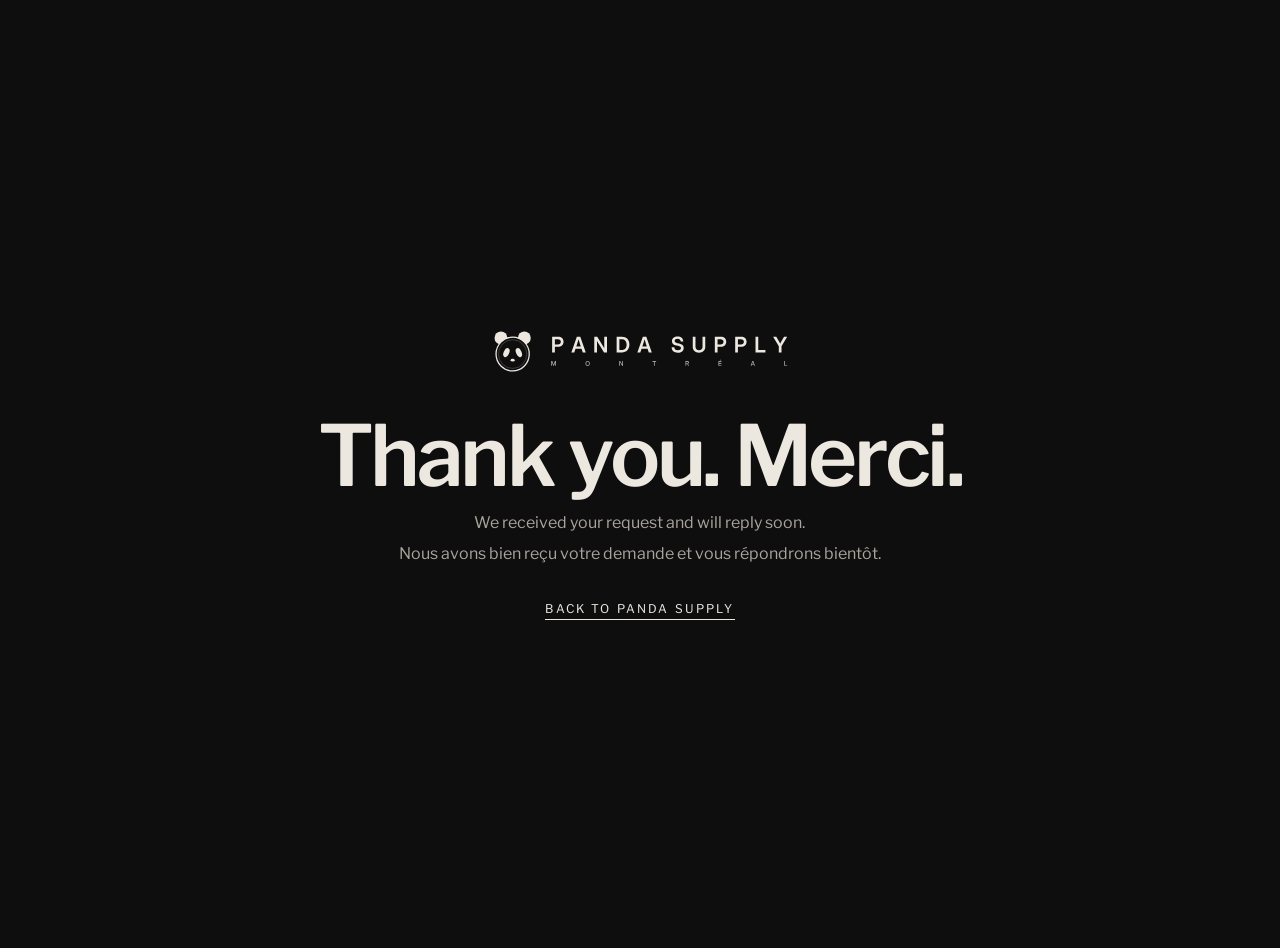
<file: thanks.html>
<!doctype html><html lang="en-CA"><head><meta charset="utf-8"><meta name="viewport" content="width=device-width,initial-scale=1"><title>Thank you | Panda Supply</title>
<link rel="icon" href="favicon.svg"><link rel="preload" href="fonts/libre-franklin-latin-600-normal.woff2" as="font" type="font/woff2" crossorigin>
<style>@font-face{font-family:"Libre Franklin";src:url(fonts/libre-franklin-latin-600-normal.woff2) format("woff2");font-weight:600;font-display:swap}
@font-face{font-family:"Libre Franklin";src:url(fonts/libre-franklin-latin-400-normal.woff2) format("woff2");font-weight:400;font-display:swap}
body{margin:0;min-height:100vh;display:grid;place-items:center;background:#0E0E0F;color:#ECE8E0;font-family:"Libre Franklin",Arial,sans-serif;text-align:center;padding:24px}
img{width:min(300px,70vw)}h1{font-family:"Libre Franklin",Arial,sans-serif;font-weight:600;font-size:clamp(44px,8vw,84px);letter-spacing:-.04em;margin:36px 0 12px;line-height:1}
p{color:#a9a59d;line-height:1.6;margin:6px 0}a{color:#ECE8E0;font-size:12px;letter-spacing:.18em;text-transform:uppercase;border-bottom:1px solid;padding-bottom:3px;text-decoration:none;display:inline-block;margin-top:28px}</style></head>
<body><main><img src="logo/panda-supply-logo-on-ink.svg" alt="Panda Supply Montréal"><h1>Thank you. Merci.</h1><p>We received your request and will reply soon.</p><p>Nous avons bien reçu votre demande et vous répondrons bientôt.</p><a href="/">Back to Panda Supply</a></main></body></html>
</file>
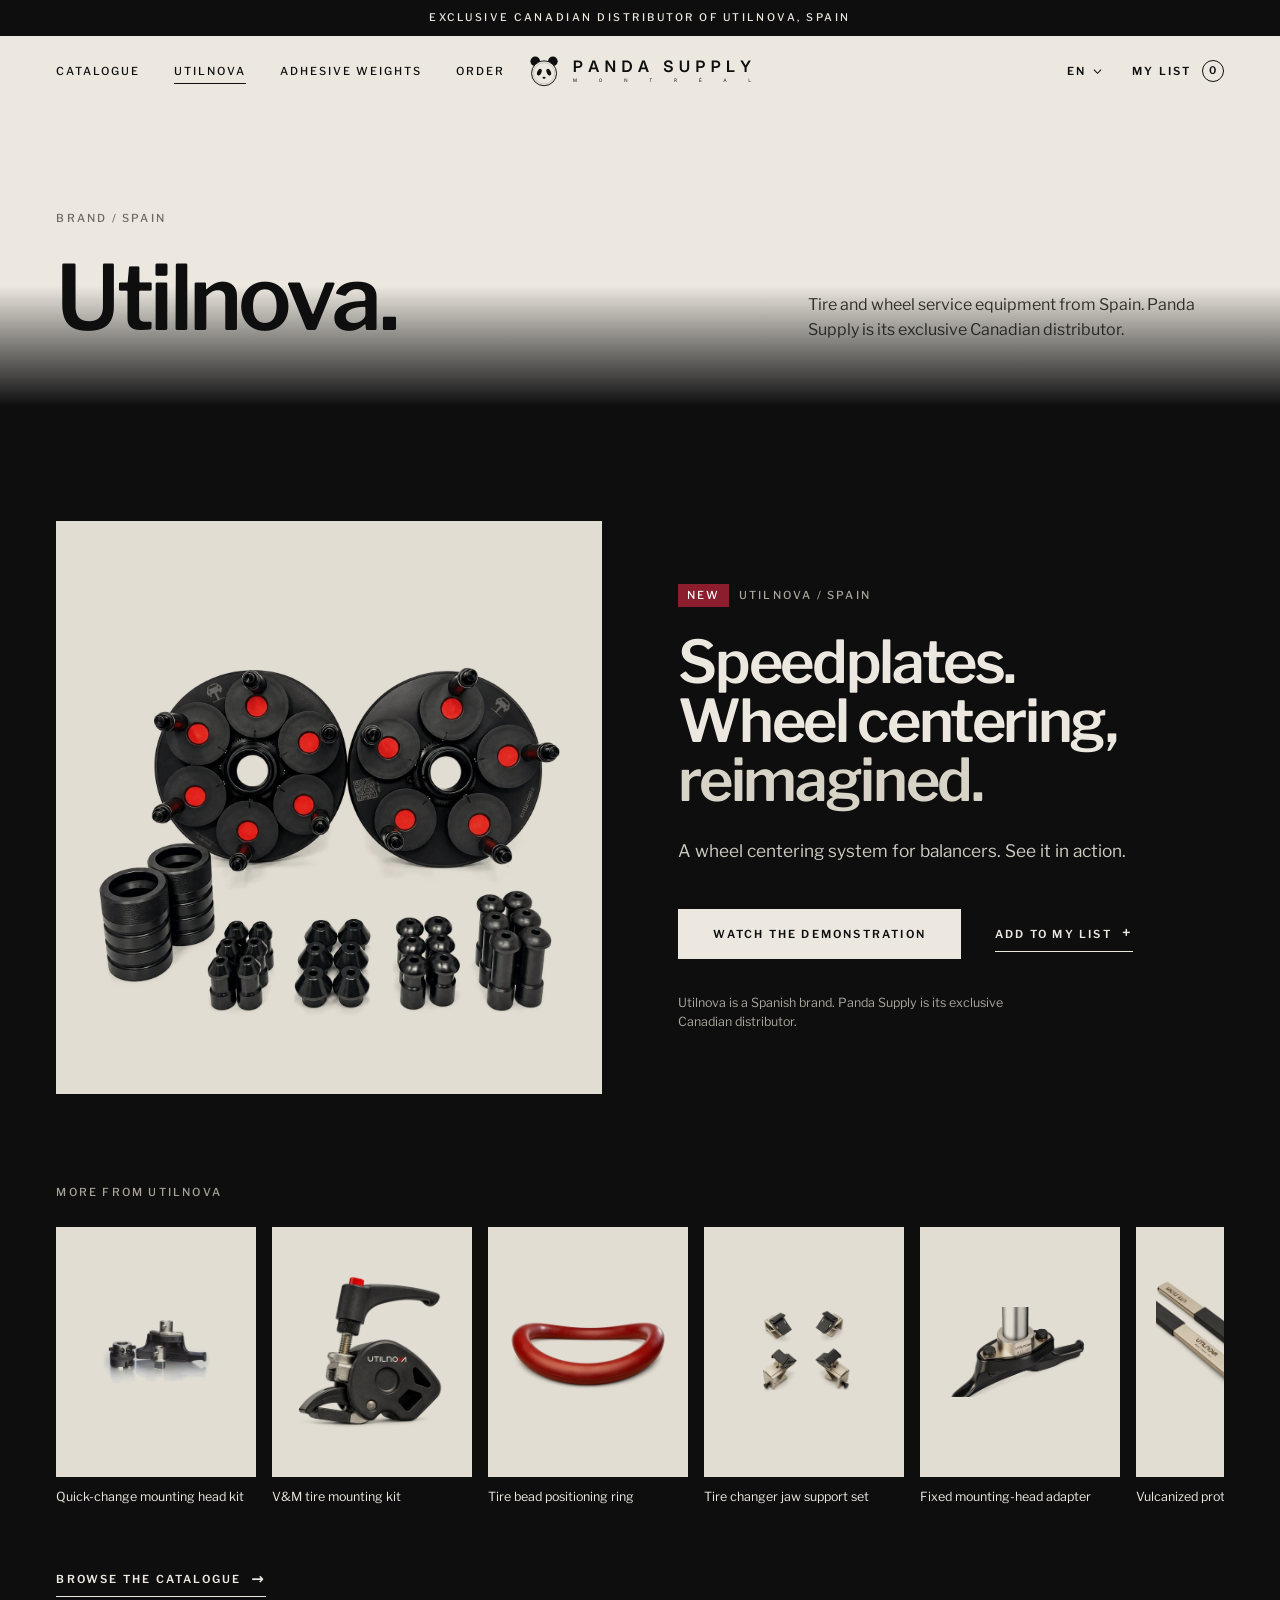
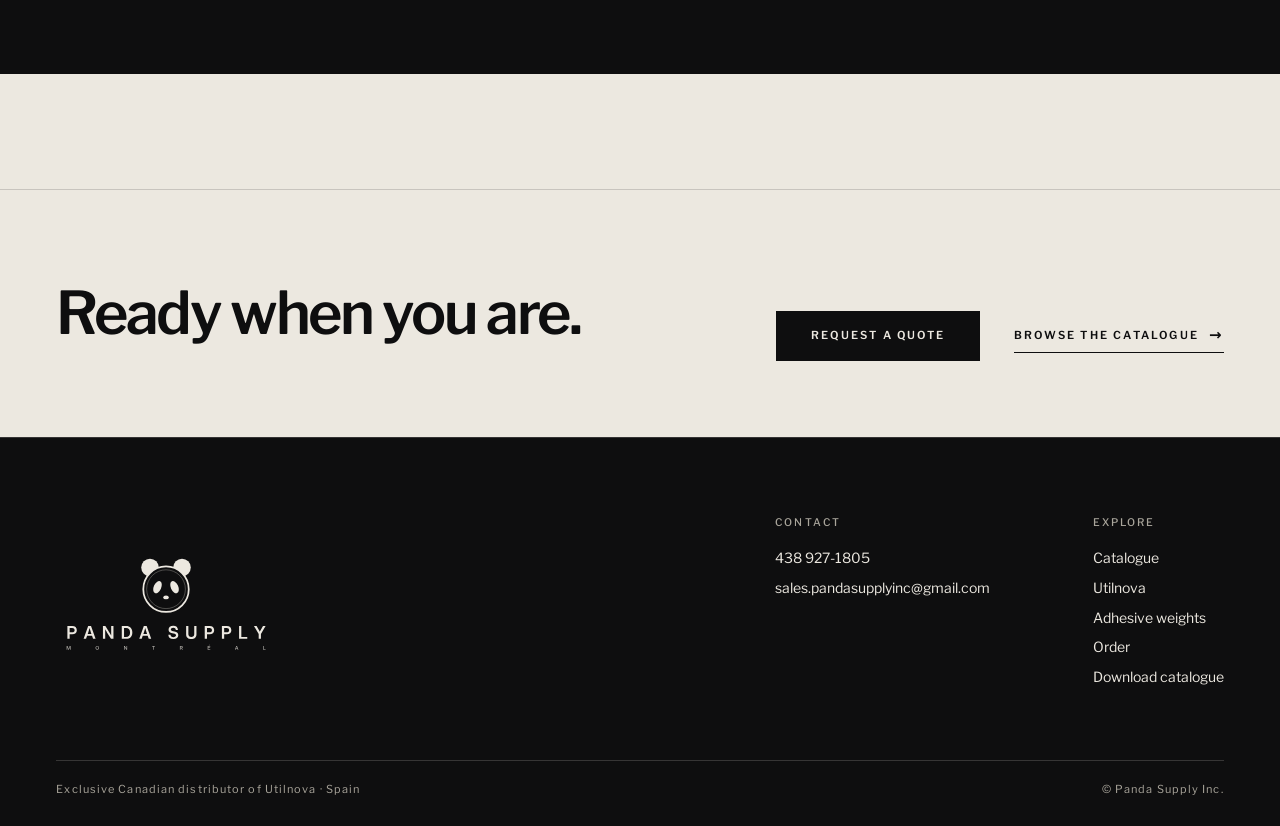
<file: utilnova.html>
<!doctype html>
<html lang="en">
<head>
<meta charset="utf-8">
<meta name="viewport" content="width=device-width, initial-scale=1, viewport-fit=cover">
<title>Utilnova | Panda Supply Montréal</title>
<meta name="description" content="Utilnova, Spain. Panda Supply is the exclusive Canadian distributor.">
<meta name="theme-color" content="#0E0E0F">
<link rel="icon" href="favicon.svg" type="image/svg+xml">
<link rel="apple-touch-icon" href="apple-touch-icon.png">
<meta property="og:title" content="Utilnova | Panda Supply Montréal">
<meta property="og:description" content="Utilnova, Spain. Panda Supply is the exclusive Canadian distributor.">
<meta property="og:image" content="logo/panda-supply-logo-on-ink.png">
<link rel="preload" href="fonts/libre-franklin-latin-600-normal.woff2" as="font" type="font/woff2" crossorigin>
<link rel="preload" href="fonts/libre-franklin-latin-400-normal.woff2" as="font" type="font/woff2" crossorigin>
<link rel="stylesheet" href="styles.css?v=4">
</head>
<body>
<a class="skip" href="#main" data-i18n="skip">Skip to content</a>

<div class="bar"><span data-i18n="ribbon">Exclusive Canadian distributor of Utilnova, Spain</span></div>

<header class="head" id="top">
  <button class="menubtn" id="menuBtn" aria-label="Menu" aria-expanded="false" aria-controls="menu"><i></i><i></i></button>
  <nav class="head__nav" aria-label="Main">
    <a href="catalogue.html" data-i18n="nav_catalogue">Catalogue</a>
    <a aria-current="page" href="utilnova.html">Utilnova</a>
    <a href="adhesive.html" data-i18n="nav_adhesive">Adhesive weights</a>
    <a href="quote.html" data-i18n="nav_order">Order</a>
  </nav>
  <a class="head__logo" href="index.html" aria-label="Panda Supply Montréal"><img src="logo/panda-supply-logo-ink.svg" alt="Panda Supply Montréal" height="34"></a>
  <div class="head__actions">
    <div class="lang" id="lang">
      <button class="lang__btn" id="langBtn" aria-haspopup="listbox" aria-expanded="false" aria-label="Language / Langue"><span id="langCur">EN</span><svg width="9" height="9" viewBox="0 0 10 10" fill="none" stroke="currentColor" stroke-width="1.2" aria-hidden="true"><path d="m1 3 4 4 4-4"/></svg></button>
      <ul class="lang__menu" id="langMenu" role="listbox" hidden>
        <li role="option" data-lang="en" tabindex="0"><b>EN</b><span>English</span><small>Canada</small></li>
        <li role="option" data-lang="fr" tabindex="0"><b>FR</b><span>Français</span><small>Québec</small></li>
      </ul>
    </div>
    <a class="listbtn" href="quote.html" id="listBtn"><span data-i18n="my_list">My list</span><b id="listCount">0</b></a>
  </div>
</header>

<div class="menu" id="menu" hidden>
  <nav aria-label="Mobile">
    <a href="catalogue.html" data-i18n="nav_catalogue">Catalogue</a>
    <a aria-current="page" href="utilnova.html">Utilnova</a>
    <a href="adhesive.html" data-i18n="nav_adhesive">Adhesive weights</a>
    <a href="quote.html" data-i18n="nav_order">Order</a>
    <a href="quote.html" data-i18n="cta_quote">Request a quote</a>
  </nav>
  <div class="menu__foot">
    <a href="tel:+14389271805">438 927-1805</a>
    <a href="mailto:sales.pandasupplyinc@gmail.com">sales.pandasupplyinc@gmail.com</a>
  </div>
</div>

<main id="main">
  <section class="pagehead"><div><p class="eyebrow" data-i18n="eb_util"></p><h1>Utilnova.</h1></div><p class="sub" data-i18n="util_page_sub"></p></section>
  <!-- UTILNOVA -->
  <section class="util" id="utilnova">
    <div class="util__inner">
      <div class="util__panel"><img data-plx="0.07" src="img/hero-speedplates.webp" alt="Utilnova Speedplates wheel centering system" loading="lazy"></div>
      <div class="util__copy">
        <p class="eyebrow eyebrow--light"><span class="tag-new" data-i18n="new">New</span> Utilnova / <span data-i18n="spain">Spain</span></p>
        <h2 data-i18n-html="util_h2">Speedplates.<br>Wheel centering,<br><em>reimagined.</em></h2>
        <p class="lead lead--light" data-i18n="util_p">A wheel centering system for balancers. See it in action.</p>
        <div class="hero__cta">
          <a class="btn btn--light" href="https://www.youtube.com/watch?v=1VFA9jsd4xc" target="_blank" rel="noopener" data-i18n="util_watch">Watch the demonstration</a>
          <button class="tlink tlink--light" data-add="speedplates"><span data-i18n="add_list">Add to my list</span> <i>+</i></button>
        </div>
        <p class="util__dist" data-i18n="util_dist">Utilnova is a Spanish brand. Panda Supply is its exclusive Canadian distributor.</p>
      </div>
    </div>
    <div class="util__railwrap">
      <p class="eyebrow eyebrow--light" data-i18n="util_more">More from Utilnova</p>
      <div class="util__rail" id="utilRail" aria-label="Utilnova"></div>
      <div class="crossrow"><a class="tlink tlink--light" href="catalogue.html?brand=utilnova"><span data-i18n="explore_cat">Browse the catalogue</span> <i>→</i></a></div>
    </div>
  </section>

  <section class="band"><div class="band__inner"><h2 data-i18n="band_h">Ready when you are.</h2><div class="hero__cta"><a class="btn" href="quote.html" data-i18n="band_cta">Request a quote</a><a class="tlink" href="catalogue.html"><span data-i18n="explore_cat">Browse the catalogue</span> <i>→</i></a></div></div></section>
</main>

<footer class="foot">
  <div class="foot__top">
    <img src="logo/panda-supply-stacked-bone.svg" alt="Panda Supply Montréal" width="220">
    <div class="foot__cols">
      <div><h4 data-i18n="foot_contact">Contact</h4><a href="tel:+14389271805">438 927-1805</a><a href="mailto:sales.pandasupplyinc@gmail.com">sales.pandasupplyinc@gmail.com</a></div>
      <div><h4 data-i18n="foot_explore">Explore</h4><a href="catalogue.html" data-i18n="nav_catalogue">Catalogue</a><a href="utilnova.html">Utilnova</a><a href="adhesive.html" data-i18n="nav_adhesive">Adhesive weights</a><a href="quote.html" data-i18n="nav_order">Order</a><a href="catalogue.pdf" target="_blank" rel="noopener" data-i18n="foot_dl">Download catalogue</a></div>
    </div>
  </div>
  <div class="foot__bot"><span data-i18n="foot_dist">Exclusive Canadian distributor of Utilnova · Spain</span><span>© Panda Supply Inc.</span></div>
</footer>

<a class="fab" id="fab" href="quote.html" hidden><span><b id="fabCount">0</b> <span data-i18n="fab_items">in your list</span></span><strong data-i18n="fab_cta">Request a quote</strong></a>
<div class="toast" id="toast" role="status" aria-live="polite"></div>

<dialog id="dlg" class="dlg" aria-labelledby="dName">
  <button class="dlg__x" id="dlgX" aria-label="Close">×</button>
  <div class="dlg__img"><img id="dImg" alt="" src="[data-uri]"></div>
  <div class="dlg__body">
    <p class="dlg__tags"><span id="dBrand"></span><span id="dCat"></span></p>
    <h3 id="dName"></h3>
    <p id="dDesc" class="dlg__desc"></p>
    <p class="fine" data-i18n="dlg_fine">Sizes, pack sizes and compatibility are confirmed when ordering.</p>
    <div class="dlg__buy">
      <div class="qty" aria-label="Quantity"><button id="dMinus" aria-label="-">−</button><output id="dQty">1</output><button id="dPlus" aria-label="+">+</button></div>
      <button class="btn" id="dAdd" data-i18n="add_list">Add to my list</button>
    </div>
    <a class="tlink" id="dVideo" target="_blank" rel="noopener" hidden><span data-i18n="util_watch">Watch the demonstration</span> <i>→</i></a>
  </div>
</dialog>

<script src="data.js?v=4"></script>
<script src="app.js?v=4"></script>
</body>
</html>
</file>
<file: styles.css>
/* Panda Supply Montréal: editorial direction */
@font-face{font-family:"Libre Franklin";src:url(fonts/libre-franklin-latin-400-normal.woff2) format("woff2");font-weight:400;font-style:normal;font-display:swap}
@font-face{font-family:"Libre Franklin";src:url(fonts/libre-franklin-latin-500-normal.woff2) format("woff2");font-weight:500;font-style:normal;font-display:swap}
@font-face{font-family:"Libre Franklin";src:url(fonts/libre-franklin-latin-600-normal.woff2) format("woff2");font-weight:600;font-style:normal;font-display:swap}

:root{
  --ink:#0E0E0F; --ink2:#161617; --bone:#ECE8E0; --stone:#E2DDD3; --paper:#F5F2EC;
  --line:rgba(14,14,15,.16); --line-l:rgba(236,232,224,.18); --muted:#6C6A63; --muted-l:#A9A59B;
  --accent:#8C1D2C;
  --serif:"Franklin Gothic Demi","ITC Franklin Gothic Std Demi","Libre Franklin","Franklin Gothic Medium",Arial,sans-serif; --sans:"Libre Franklin",system-ui,-apple-system,"Segoe UI",Roboto,Arial,sans-serif;
  --pad:clamp(20px,4.4vw,72px); --max:1480px;
  --ease:cubic-bezier(.16,1,.3,1);
}
*,*::before,*::after{box-sizing:border-box}
html{scroll-behavior:smooth;-webkit-text-size-adjust:100%;overflow-x:clip}
body{margin:0;background:var(--bone);color:var(--ink);font-family:var(--sans);font-size:15px;line-height:1.55;-webkit-font-smoothing:antialiased;overflow-x:clip;opacity:0;animation:fadein .9s .05s var(--ease) forwards}
@keyframes fadein{to{opacity:1}}
img{max-width:100%;display:block}
button,input,textarea{font:inherit;color:inherit}
button{cursor:pointer}
a{color:inherit}
h1,h2,h3,h4{margin:0;font-weight:400}
h1,h2{font-family:var(--serif);font-weight:600;line-height:1;letter-spacing:-.04em}
h1{font-size:clamp(44px,7vw,108px)}
h2{font-size:clamp(34px,4.6vw,72px)}
h3{font-family:var(--sans);font-weight:600;letter-spacing:-.015em}
em{font-style:normal;color:var(--muted)}
.cold em,.util em,.quote em{color:var(--muted-l)}
.skip{position:absolute;left:-999px;top:8px;background:var(--ink);color:#fff;padding:10px 14px;z-index:200}
.skip:focus{left:8px}
:focus-visible{outline:1px solid currentColor;outline-offset:4px}
.eyebrow{font-size:11px;font-weight:500;letter-spacing:.2em;text-transform:uppercase;margin:0 0 26px;color:var(--muted)}
.eyebrow--light{color:var(--muted-l)}
.lead{font-size:clamp(16px,1.35vw,19px);line-height:1.6;max-width:30em;margin:28px 0 0;color:#38362f}
.lead--light{color:#cfcbc1}
.fine{font-size:12px;color:var(--muted);margin:16px 0 0;line-height:1.5}
.fine--light{color:var(--muted-l)}
.tag-new{display:inline-block;color:#fff;background:var(--accent);padding:3px 9px;letter-spacing:.16em;margin-right:6px}

/* controls */
.btn{display:inline-flex;align-items:center;justify-content:center;gap:12px;min-height:50px;padding:0 34px;background:var(--ink);color:var(--bone);border:1px solid var(--ink);font-size:11px;font-weight:600;letter-spacing:.2em;text-transform:uppercase;text-decoration:none;transition:background .35s var(--ease),color .35s var(--ease)}
.btn:hover{background:transparent;color:var(--ink)}
.btn--light{background:var(--bone);color:var(--ink);border-color:var(--bone)}
.btn--light:hover{background:transparent;color:var(--bone)}
.btn--block{width:100%}
.btn.busy{opacity:.55;pointer-events:none}
.tlink{display:inline-flex;align-items:center;gap:10px;background:none;border:0;padding:6px 0;font-size:11px;font-weight:600;letter-spacing:.2em;text-transform:uppercase;text-decoration:none;position:relative}
.tlink::after{content:"";position:absolute;left:0;right:0;bottom:0;height:1px;background:currentColor;transform-origin:left;transition:transform .5s var(--ease)}
.tlink:hover::after{transform:scaleX(0);transform-origin:right}
.tlink i{font-style:normal;font-size:15px;transition:transform .4s var(--ease)}
.tlink:hover i{transform:translateX(4px)}
.tlink--light{color:var(--bone)}
.linkbtn{background:none;border:0;font-size:12px;text-decoration:underline;text-underline-offset:4px;padding:4px;letter-spacing:.04em}
.linkbtn--light{color:var(--bone)}

/* announcement + header */
.bar{background:var(--ink);color:var(--bone);text-align:center;font-size:10.5px;font-weight:500;letter-spacing:.24em;text-transform:uppercase;padding:10px 16px}
.head{position:sticky;top:0;z-index:60;display:grid;grid-template-columns:1fr auto 1fr;align-items:center;padding:18px var(--pad);background:rgba(236,232,224,.86);backdrop-filter:saturate(1.2) blur(14px);-webkit-backdrop-filter:saturate(1.2) blur(14px);border-bottom:1px solid transparent;transition:border-color .4s}
.scrolled .head{border-color:var(--line)}
.head__logo img{height:34px;width:auto}
.head__nav{display:flex;gap:34px;font-size:11px;font-weight:500;letter-spacing:.18em;text-transform:uppercase}
.head__nav a{text-decoration:none;position:relative;padding:4px 0}
.head__nav a::after{content:"";position:absolute;left:0;right:0;bottom:0;height:1px;background:currentColor;transform:scaleX(0);transform-origin:left;transition:transform .5s var(--ease)}
.head__nav a:hover::after{transform:scaleX(1)}
.head__actions{display:flex;justify-content:flex-end;align-items:center;gap:28px}
.lang{position:relative}
.lang__btn{display:flex;align-items:center;gap:7px;background:none;border:0;padding:6px 2px;font-size:11px;font-weight:600;letter-spacing:.2em}
.lang__menu{position:absolute;right:-14px;top:calc(100% + 12px);list-style:none;margin:0;padding:6px 0;background:var(--bone);border:1px solid var(--ink);min-width:220px;z-index:70}
.lang__menu li{display:grid;grid-template-columns:30px 1fr auto;align-items:baseline;padding:13px 18px;cursor:pointer;font-size:13px;transition:background .25s}
.lang__menu li b{font-size:10.5px;letter-spacing:.2em}
.lang__menu li small{color:var(--muted);font-size:10.5px;letter-spacing:.14em;text-transform:uppercase}
.lang__menu li:hover,.lang__menu li:focus-visible{background:var(--stone)}
.lang__menu li[aria-selected="true"]{background:var(--ink);color:var(--bone)}
.lang__menu li[aria-selected="true"] small{color:var(--muted-l)}
.listbtn{display:flex;align-items:center;gap:10px;text-decoration:none;font-size:11px;font-weight:600;letter-spacing:.2em;text-transform:uppercase}
.listbtn b{display:grid;place-items:center;min-width:22px;height:22px;padding:0 6px;border:1px solid var(--ink);border-radius:99px;font-size:10.5px;letter-spacing:0;transition:background .3s,color .3s}
.listbtn b.bump{background:var(--ink);color:var(--bone)}
.menubtn{display:none;width:44px;height:44px;background:none;border:0;position:relative;margin-left:-10px}
.menubtn i{position:absolute;left:10px;right:10px;height:1px;background:var(--ink);transition:transform .45s var(--ease),top .45s var(--ease)}
.menubtn i:nth-child(1){top:18px}.menubtn i:nth-child(2){top:25px}
.menubtn[aria-expanded="true"] i:nth-child(1){top:21px;transform:rotate(45deg)}
.menubtn[aria-expanded="true"] i:nth-child(2){top:21px;transform:rotate(-45deg)}
.menu{position:fixed;inset:0;z-index:55;background:var(--bone);padding:130px var(--pad) 40px;display:flex;flex-direction:column;justify-content:space-between}
.menu[hidden]{display:none}
.menu nav{display:grid;gap:6px}
.menu nav a{font-family:var(--serif);font-weight:600;font-size:clamp(34px,9vw,56px);text-decoration:none;line-height:1.08;letter-spacing:-.01em;border-bottom:1px solid var(--line);padding:10px 0}
.menu__foot{display:grid;gap:6px;font-size:14px}
.menu__foot a{text-decoration:none}

/* hero */
.hero{display:grid;grid-template-columns:minmax(0,1.05fr) minmax(0,.95fr);gap:clamp(24px,5vw,90px);align-items:end;max-width:var(--max);margin:0 auto;padding:clamp(48px,7vw,110px) var(--pad) clamp(40px,5vw,72px)}
.hero h1 em{display:inline-block;color:#4a483f}
.hero__cta{display:flex;flex-wrap:wrap;gap:20px 34px;align-items:center;margin-top:44px}
.hero__stage{position:relative;aspect-ratio:4/5;background:var(--stone);overflow:hidden}
.slide{position:absolute;inset:0;margin:0;opacity:0;transition:opacity 1.2s var(--ease)}
.slide.on{opacity:1}
.slide img{position:absolute;inset:6% 6% 16%;width:88%;height:78%;object-fit:contain;transform:scale(1.07);transition:transform 6s linear}
.slide.on img{transform:scale(1)}
.slide figcaption{position:absolute;left:24px;right:24px;bottom:50px;display:flex;align-items:baseline;gap:16px;font-size:12px;letter-spacing:.04em;flex-wrap:wrap}
.slide .n{font-size:10.5px;letter-spacing:.2em;color:var(--muted)}
.slide .nm{font-weight:500}
.slide .sb{font-family:var(--serif);font-weight:600;font-style:normal;font-size:14px;color:var(--muted);margin-left:auto}
.dots{position:absolute;left:24px;right:24px;bottom:22px;display:flex;gap:8px}
.dots button{flex:1;height:18px;background:none;border:0;padding:0;position:relative}
.dots button::before{content:"";position:absolute;left:0;right:0;top:8px;height:1px;background:rgba(14,14,15,.22)}
.dots button::after{content:"";position:absolute;left:0;top:8px;height:1px;width:0;background:var(--ink)}
.dots button.on::after{width:100%;transition:width 5s linear}

.facts{display:grid;grid-template-columns:repeat(3,1fr);max-width:var(--max);margin:0 auto;padding:0 var(--pad)}
.facts div{padding:30px 0 34px;border-top:1px solid var(--line)}
.facts div+div{padding-left:clamp(16px,3vw,48px);border-left:1px solid var(--line)}
.facts dt{font-family:var(--serif);font-weight:600;font-size:clamp(30px,3.6vw,52px);line-height:1;letter-spacing:-.035em}
.facts dd{margin:10px 0 0;font-size:11px;letter-spacing:.16em;text-transform:uppercase;color:var(--muted);font-weight:500}

/* section heads */
.sec-head{max-width:var(--max);margin:0 auto;padding:0 var(--pad)}
.sec-head--row{display:flex;justify-content:space-between;align-items:flex-end;gap:30px;flex-wrap:wrap}
.sec-head .sub{max-width:24em;margin:0;color:#38362f;font-size:16px}

/* job index */
.idx{position:relative;padding:clamp(70px,9vw,150px) 0 0}
.idx h2{max-width:11em}
.idx__list{list-style:none;margin:clamp(34px,5vw,70px) auto 0;padding:0 var(--pad);max-width:var(--max)}
.idx__row{display:grid;grid-template-columns:70px 1fr auto 36px;gap:20px;align-items:baseline;width:100%;text-align:left;background:none;border:0;border-top:1px solid var(--line);padding:26px 0;transition:padding .6s var(--ease),color .4s}
.idx__list li:last-child .idx__row{border-bottom:1px solid var(--line)}
.idx__row .no{font-size:11px;letter-spacing:.2em;color:var(--muted)}
.idx__row .lb{font-family:var(--serif);font-weight:600;font-size:clamp(26px,3.4vw,52px);line-height:1;letter-spacing:-.03em;transition:transform .6s var(--ease)}
.idx__row .ct{font-size:11px;letter-spacing:.16em;text-transform:uppercase;color:var(--muted)}
.idx__row .ar{font-size:20px;transition:transform .5s var(--ease)}
.idx__row:hover .lb{transform:translateX(14px)}
.idx__row:hover .ar{transform:translateX(6px)}
.peek{position:fixed;left:0;top:0;width:min(320px,26vw);aspect-ratio:4/5;background:var(--stone);pointer-events:none;z-index:40;opacity:0;transform:translate3d(0,0,0) scale(.92);transition:opacity .35s,scale .5s var(--ease)}
.peek.on{opacity:1}
.peek img{position:absolute;inset:8%;width:84%;height:84%;object-fit:contain}

/* catalogue */
.cat{max-width:var(--max);margin:0 auto;padding:clamp(80px,10vw,170px) 0 clamp(60px,8vw,120px);scroll-margin-top:60px}
.toolbar{position:sticky;top:70px;z-index:30;margin:clamp(36px,4vw,60px) 0 0;padding:14px var(--pad);display:flex;flex-wrap:wrap;gap:16px 36px;align-items:center;background:rgba(236,232,224,.92);backdrop-filter:blur(12px);-webkit-backdrop-filter:blur(12px);border-block:1px solid var(--line)}
.search{flex:1 1 240px;display:flex;align-items:center;gap:12px;min-width:0}
.search input{flex:1;border:0;background:transparent;padding:10px 0;outline:none;min-width:0;font-size:14px;border-bottom:1px solid transparent}
.search input::placeholder{color:var(--muted)}
.seg{display:flex;gap:22px}
.seg button,.chips button{background:none;border:0;padding:6px 0;font-size:11px;font-weight:500;letter-spacing:.16em;text-transform:uppercase;color:var(--muted);position:relative;white-space:nowrap;transition:color .3s}
.seg button::after,.chips button::after{content:"";position:absolute;left:0;right:0;bottom:1px;height:1px;background:var(--ink);transform:scaleX(0);transform-origin:left;transition:transform .5s var(--ease)}
.seg button:hover,.chips button:hover,.seg button.on,.chips button.on{color:var(--ink)}
.seg button.on::after,.chips button.on::after,.seg button:hover::after,.chips button:hover::after{transform:scaleX(1)}
.chips{display:flex;gap:26px;flex:1 1 100%;overflow-x:auto;scrollbar-width:none}
.chips::-webkit-scrollbar{display:none}
.cat__meta{display:flex;align-items:center;gap:18px;padding:24px var(--pad) 18px;font-size:11px;letter-spacing:.16em;text-transform:uppercase;color:var(--muted)}
.grid{display:grid;grid-template-columns:repeat(4,1fr);gap:clamp(28px,3vw,44px) clamp(14px,1.6vw,24px);padding:0 var(--pad)}
.card{display:flex;flex-direction:column;animation:rise .8s var(--ease) both;animation-delay:var(--d,0ms)}
@keyframes rise{from{opacity:0;transform:translateY(22px)}}
.card__img{position:relative;display:block;width:100%;border:0;padding:0;background:var(--stone);aspect-ratio:4/5;overflow:hidden}
.card__img img{position:absolute;inset:9%;width:82%;height:82%;object-fit:contain;transition:transform 1.2s var(--ease)}
.card__img:hover img{transform:scale(1.06)}
.card__img .tag{position:absolute;left:14px;top:14px;font-size:9.5px;font-weight:600;letter-spacing:.2em;text-transform:uppercase;color:var(--muted)}
.card__img .new{position:absolute;right:14px;top:14px;font-size:9.5px;font-weight:600;letter-spacing:.2em;text-transform:uppercase;color:#fff;background:var(--accent);padding:3px 8px}
.card--in .card__body{padding-top:14px;display:flex;justify-content:space-between;gap:14px;align-items:flex-start}
.card__body h3{font-size:14px;line-height:1.35;cursor:pointer}
.card__body p{margin:3px 0 0;font-size:10.5px;letter-spacing:.14em;text-transform:uppercase;color:var(--muted)}
.card__body .more{background:none;border:0;padding:2px 0;font-size:10.5px;letter-spacing:.16em;text-transform:uppercase;color:var(--muted);text-decoration:underline;text-underline-offset:4px;white-space:nowrap}
.empty{text-align:center;padding:80px var(--pad);color:var(--muted)}

/* utilnova */
.util{background:var(--ink);color:var(--bone);padding:clamp(70px,9vw,150px) 0 clamp(50px,6vw,90px);scroll-margin-top:60px}
.util__inner{max-width:var(--max);margin:0 auto;padding:0 var(--pad);display:grid;grid-template-columns:1fr 1fr;gap:clamp(30px,6vw,110px);align-items:center}
.util__panel{position:relative;background:var(--stone);aspect-ratio:1/1.05;overflow:hidden}
.util__panel img{position:absolute;inset:7%;width:86%;height:86%;object-fit:contain}
.util h2 em{color:#d8d3c7}
.util__dist{font-size:12.5px;color:var(--muted-l);margin:34px 0 0;max-width:30em}
.util__railwrap{max-width:var(--max);margin:clamp(60px,7vw,110px) auto 0;padding:0 var(--pad)}
.util__rail{display:flex;gap:16px;overflow-x:auto;padding-bottom:14px;scroll-snap-type:x proximity;scrollbar-width:thin;scrollbar-color:#444 transparent}
.rail__item{flex:none;scroll-snap-align:start;width:200px;background:none;border:0;padding:0;text-align:left;color:var(--bone)}
.rail__item .im{display:block;position:relative;aspect-ratio:4/5;background:var(--stone);overflow:hidden;margin-bottom:12px}
.rail__item img{position:absolute;inset:10%;width:80%;height:80%;object-fit:contain;transition:transform 1s var(--ease)}
.rail__item:hover img{transform:scale(1.07)}
.rail__item span.t{font-size:12.5px;line-height:1.35;display:block}

/* cold */
.cold{--k:0;position:relative;color:var(--bone);padding:clamp(70px,9vw,150px) 0;scroll-margin-top:60px;background:color-mix(in srgb,#1b1815,#0b1824 calc(var(--k) * 100%));transition:background .4s}
.cold__inner{max-width:var(--max);margin:0 auto;padding:0 var(--pad);display:grid;grid-template-columns:1fr 1fr;gap:clamp(30px,6vw,110px);align-items:center}
.gauge{margin-top:48px;max-width:480px}
.gauge__top{display:flex;justify-content:space-between;align-items:baseline;font-size:11px;letter-spacing:.2em;text-transform:uppercase;color:var(--muted-l)}
.gauge output{font-family:var(--serif);font-weight:600;font-size:clamp(44px,5vw,76px);letter-spacing:-.035em;line-height:1;color:var(--bone);text-transform:none}
.gauge input{width:100%;margin:22px 0 8px;-webkit-appearance:none;appearance:none;height:1px;background:linear-gradient(90deg,var(--bone) var(--p,80%),rgba(236,232,224,.25) var(--p,80%));outline-offset:14px}
.gauge input::-webkit-slider-thumb{-webkit-appearance:none;width:18px;height:18px;border-radius:50%;background:var(--bone);border:0;cursor:grab;box-shadow:0 0 0 6px rgba(236,232,224,.14)}
.gauge input::-moz-range-thumb{width:18px;height:18px;border-radius:50%;background:var(--bone);border:0;cursor:grab}
.gauge__scale{display:flex;justify-content:space-between;font-size:10px;letter-spacing:.14em;color:var(--muted-l)}
.cold__art{position:relative;aspect-ratio:1;display:grid;place-items:center;overflow:hidden}
.wheel{width:84%;height:auto;filter:drop-shadow(0 30px 40px rgba(0,0,0,.45))}
.cold__tag{position:absolute;left:0;bottom:6%;font-size:11px;letter-spacing:.2em;text-transform:uppercase;display:flex;align-items:baseline;gap:14px;border-top:1px solid var(--line-l);padding-top:14px;min-width:60%}
.cold__tag b{font-family:var(--serif);font-weight:600;font-size:32px;letter-spacing:0;text-transform:none;margin-left:auto}
.cold__tag.pop{animation:pop .9s var(--ease)}
@keyframes pop{30%{color:#fff;letter-spacing:.3em}}
.frost{position:absolute;inset:0;pointer-events:none;opacity:0;transition:opacity .4s;background:radial-gradient(circle at 15% 12%,rgba(190,225,255,.22),transparent 40%),radial-gradient(circle at 92% 90%,rgba(190,225,255,.2),transparent 42%)}
.shaking .wheel{animation:shake .1s linear infinite}
@keyframes shake{25%{transform:translate(1.5px,-1px)}75%{transform:translate(-1.5px,1px)}}

/* how */
.how{padding:clamp(80px,10vw,170px) 0}
.steps{list-style:none;margin:clamp(40px,5vw,80px) auto 0;padding:0 var(--pad);max-width:var(--max);display:grid;grid-template-columns:repeat(3,1fr);gap:0}
.steps li{padding:30px clamp(18px,2.4vw,40px) 10px 0;border-top:1px solid var(--ink)}
.steps li+li{padding-left:clamp(18px,2.4vw,40px);border-left:1px solid var(--line)}
.steps .num{display:block;font-family:var(--serif);font-weight:600;font-size:clamp(44px,5vw,76px);line-height:1;color:#b9b4a8;margin-bottom:60px}
.steps h3{font-size:clamp(20px,1.7vw,26px)}
.steps p{margin:12px 0 0;color:#47453e;max-width:24em}

/* quote */
.quote{background:var(--ink);color:var(--bone);padding:clamp(70px,9vw,150px) 0;scroll-margin-top:50px}
.quote__inner{max-width:var(--max);margin:0 auto;padding:0 var(--pad);display:grid;grid-template-columns:1fr 1.05fr;gap:clamp(30px,7vw,130px);align-items:start}
.quote h2 em{color:#d8d3c7}
.mylist{margin-top:54px;border-top:1px solid var(--line-l)}
.mylist__head{display:flex;justify-content:space-between;align-items:center;padding:20px 0 8px}
.mylist__head h3{font-size:11px;letter-spacing:.2em;text-transform:uppercase;font-weight:500;color:var(--muted-l)}
.mylist__empty{margin:0 0 20px;color:var(--muted-l);font-size:14px;max-width:26em}
.mylist ul{list-style:none;margin:0;padding:0;max-height:360px;overflow:auto}
.mylist li{display:grid;grid-template-columns:54px 1fr auto 26px;gap:14px;align-items:center;padding:12px 0;border-top:1px solid var(--line-l)}
.mylist li img{width:54px;height:54px;object-fit:contain;background:var(--stone);padding:4px}
.mylist .nm{font-size:13.5px;line-height:1.3}
.rm{background:none;border:0;color:var(--muted-l);font-size:20px;line-height:1;padding:0}
.rm:hover{color:#fff}
.qty{display:inline-flex;align-items:center;border:1px solid currentColor}
.qty button{border:0;background:transparent;width:36px;height:40px;font-size:16px}
.qty output{min-width:30px;text-align:center;font-size:13px;font-weight:600}
.qty--sm button{width:28px;height:30px;font-size:14px}
.direct{list-style:none;margin:44px 0 0;padding:0;display:grid;gap:14px}
.direct li{display:grid;grid-template-columns:90px 1fr;align-items:baseline;border-top:1px solid var(--line-l);padding-top:14px}
.direct span{font-size:10.5px;letter-spacing:.2em;text-transform:uppercase;color:var(--muted-l)}
.direct a{font-family:var(--serif);font-weight:600;font-size:clamp(18px,1.9vw,26px);text-decoration:none;overflow-wrap:anywhere;line-height:1.15;transition:color .3s}
.direct a:hover{opacity:.6}
.quote__form h3{font-family:var(--serif);font-weight:600;font-size:clamp(34px,3.6vw,52px);letter-spacing:-.03em;margin-bottom:34px;line-height:1}
.row{display:grid;grid-template-columns:1fr 1fr;gap:0 34px}
.field{display:block;border:0;padding:0;margin:0 0 26px;min-width:0}
.field>span,.field legend{display:block;font-size:10.5px;letter-spacing:.2em;text-transform:uppercase;color:var(--muted-l);margin-bottom:4px;padding:0}
.field small{letter-spacing:.06em;text-transform:none;opacity:.8}
.field input:not([type=radio]),.field textarea{width:100%;background:transparent;border:0;border-bottom:1px solid var(--line-l);padding:12px 0;font-size:16px;outline:none;border-radius:0;color:var(--bone);transition:border-color .35s}
.field textarea{resize:vertical;min-height:84px}
.field input:focus,.field textarea:focus{border-color:var(--bone)}
.field input:-webkit-autofill{-webkit-text-fill-color:var(--bone);-webkit-box-shadow:0 0 0 40px var(--ink) inset}
.field--radio{display:flex;gap:26px;align-items:center;flex-wrap:wrap;padding-top:2px}
.field--radio legend{width:100%}
.field--radio label{cursor:pointer;display:flex;align-items:center;gap:10px}
.field--radio input{appearance:none;-webkit-appearance:none;width:16px;height:16px;border:1px solid var(--muted-l);border-radius:50%;margin:0;display:grid;place-items:center;flex:none}
.field--radio input::after{content:"";width:8px;height:8px;border-radius:50%;background:var(--bone);transform:scale(0);transition:transform .3s var(--ease)}
.field--radio input:checked::after{transform:scale(1)}
.field--radio span{font-size:14px;letter-spacing:0;text-transform:none;color:var(--bone);margin:0}
.hp{position:absolute;left:-9999px}
.err{margin:18px 0 0;border-left:2px solid #d65a6a;padding:6px 14px;color:#f2c6cc;font-size:14px}
.thanks{padding:30px 0}
.thanks__mark{width:64px;height:64px;margin-bottom:26px;color:var(--bone);stroke-dasharray:240;stroke-dashoffset:240;animation:draw 1.4s var(--ease) forwards}
@keyframes draw{to{stroke-dashoffset:0}}
.thanks h3{font-size:clamp(38px,4.4vw,64px);margin-bottom:14px}
.thanks p{margin:0 0 28px;color:#cfcbc1;font-size:16px}

/* footer */
.foot{background:var(--ink);color:var(--bone);border-top:1px solid var(--line-l);padding:clamp(50px,6vw,90px) var(--pad) 28px}
.foot__top{max-width:var(--max);margin:0 auto;display:flex;justify-content:space-between;gap:40px;flex-wrap:wrap}
.foot__cols{display:flex;gap:clamp(40px,8vw,140px);flex-wrap:wrap}
.foot h4{font-size:10.5px;letter-spacing:.2em;text-transform:uppercase;color:var(--muted-l);font-weight:500;margin-bottom:16px}
.foot a{display:block;text-decoration:none;font-size:14px;margin-bottom:8px}
.foot a:hover{text-decoration:underline;text-underline-offset:4px}
.foot__bot{max-width:var(--max);margin:clamp(40px,5vw,80px) auto 0;padding-top:20px;border-top:1px solid var(--line-l);display:flex;justify-content:space-between;gap:20px;flex-wrap:wrap;font-size:11px;letter-spacing:.1em;color:var(--muted-l)}

/* fab, toast */
.fab{position:fixed;z-index:70;left:16px;right:16px;bottom:calc(14px + env(safe-area-inset-bottom));display:none;align-items:center;justify-content:space-between;gap:16px;background:var(--ink);color:var(--bone);text-decoration:none;padding:6px 6px 6px 22px;font-size:13px;box-shadow:0 14px 40px rgba(0,0,0,.28)}
.fab strong{background:var(--bone);color:var(--ink);padding:14px 20px;font-size:10.5px;letter-spacing:.2em;text-transform:uppercase;font-weight:600}
.fab:not([hidden]){display:flex}
.toast{position:fixed;z-index:90;left:50%;bottom:calc(88px + env(safe-area-inset-bottom));transform:translate(-50%,20px);opacity:0;pointer-events:none;background:var(--ink);color:var(--bone);padding:14px 14px 14px 22px;display:flex;gap:26px;align-items:center;transition:.5s var(--ease);max-width:min(92vw,480px);box-shadow:0 18px 50px rgba(0,0,0,.3)}
.toast.show{opacity:1;pointer-events:auto;transform:translate(-50%,0)}
.toast small{display:block;color:var(--muted-l);font-size:12px;max-width:250px;overflow:hidden;text-overflow:ellipsis;white-space:nowrap}
.toast span{font-size:13px}
.toast a{flex:none;font-size:10.5px;letter-spacing:.2em;text-transform:uppercase;font-weight:600;border-bottom:1px solid;text-decoration:none;padding-bottom:2px}

/* dialog */
.dlg{border:0;padding:0;width:min(940px,94vw);max-height:92vh;overflow:auto;background:var(--bone);color:var(--ink)}
.dlg::backdrop{background:rgba(14,14,15,.62);backdrop-filter:blur(6px)}
.dlg[open]{display:grid;grid-template-columns:1fr 1fr;animation:dlg .7s var(--ease)}
@keyframes dlg{from{opacity:0;transform:translateY(18px)}}
.dlg__x{position:absolute;right:14px;top:10px;z-index:2;width:44px;height:44px;border:0;background:none;font-size:30px;font-weight:300;line-height:1}
.dlg__img{background:var(--stone);display:grid;place-items:center;padding:30px;min-height:340px;position:relative}
.dlg__img img{width:100%;max-height:440px;object-fit:contain}
.dlg__body{padding:clamp(28px,4vw,54px);display:flex;flex-direction:column;gap:14px;justify-content:center}
.dlg__tags{display:flex;gap:16px;margin:0;font-size:10.5px;letter-spacing:.2em;text-transform:uppercase;color:var(--muted)}
.dlg__body h3{font-family:var(--serif);font-weight:600;font-size:clamp(34px,3.8vw,52px);line-height:1;letter-spacing:-.03em;padding-right:26px}
.dlg__desc{margin:4px 0 0;color:#38362f;font-size:15px}
.dlg__buy{display:flex;gap:16px;align-items:center;flex-wrap:wrap;margin-top:10px}

/* reveal */
.reveal{opacity:0;transform:translateY(28px);transition:opacity 1.1s var(--ease),transform 1.1s var(--ease)}
.reveal.in{opacity:1;transform:none}

/* responsive */
@media (max-width:1100px){
  .grid{grid-template-columns:repeat(3,1fr)}
}
@media (max-width:920px){
  .head{grid-template-columns:auto 1fr auto;gap:10px}
  .head__nav{display:none}
  .menubtn{display:block}
  .head__logo{justify-self:center}
  .head__logo img{height:28px}
  .head__actions{gap:20px}
  .hero,.util__inner,.cold__inner,.quote__inner{grid-template-columns:1fr}
  .hero{gap:44px}
  .hero__stage{order:-1;aspect-ratio:1/1.05}
  .idx__row{grid-template-columns:44px 1fr 28px}
  .idx__row .ct{display:none}
  .peek{display:none}
  .grid{grid-template-columns:repeat(2,1fr)}
  .steps{grid-template-columns:1fr}
  .steps li+li{padding-left:0;border-left:0}
  .steps .num{margin-bottom:26px}
  .toolbar{top:62px}
  .dlg[open]{grid-template-columns:1fr}
  .dlg__img{min-height:0}.dlg__img img{max-height:280px}
  .cold__art{max-width:520px;margin:0 auto;width:100%}
}
@media (max-width:620px){
  .listbtn span{display:none}
  .facts{grid-template-columns:1fr 1fr 1fr}
  .facts div+div{padding-left:12px}
  .facts dd{font-size:9.5px;letter-spacing:.1em}
  .row{grid-template-columns:1fr}
  .seg{gap:16px}
  .rail__item{width:150px}
  .card__body{flex-direction:column;gap:6px}
  .card__body h3{font-size:13px}
    .card__img{aspect-ratio:1/1.05}
  .mylist li{grid-template-columns:44px 1fr auto 22px;gap:10px}
  .mylist li img{width:44px;height:44px}
  .toast{bottom:calc(84px + env(safe-area-inset-bottom))}
}
@media (min-width:921px){.fab{display:none !important}}

@media (prefers-reduced-motion:reduce){
  *,*::before,*::after{animation-duration:.01ms !important;animation-iteration-count:1 !important;transition:none !important;scroll-behavior:auto !important}
  body{opacity:1}
  .reveal{opacity:1;transform:none}
}

/* ---- multi page additions ---- */
.head__nav a[aria-current="page"]::after{transform:scaleX(1)}
.menu nav a[aria-current="page"]{color:var(--muted)}
.pagehead{max-width:var(--max);margin:0 auto;padding:clamp(56px,8vw,128px) var(--pad) clamp(36px,5vw,72px);display:flex;justify-content:space-between;align-items:flex-end;gap:30px;flex-wrap:wrap}
.pagehead .sub{max-width:26em;margin:0;color:#38362f;font-size:16px}
.crumb{display:flex;gap:10px;font-size:11px;letter-spacing:.18em;text-transform:uppercase;color:var(--muted);margin-bottom:26px}
.crumb a{text-decoration:none;border-bottom:1px solid var(--line)}
.teaser{display:grid;grid-template-columns:1fr 1fr;gap:0;max-width:var(--max);margin:0 auto;padding:0 var(--pad)}
.teaser__img{background:var(--stone);display:grid;place-items:center;aspect-ratio:1/1;overflow:hidden}
.teaser__img img{transition:filter 1s}

.teaser__copy{display:flex;flex-direction:column;justify-content:center;padding:clamp(28px,5vw,88px);border:1px solid var(--line);border-left:0}
.teaser--flip .teaser__img{order:2}.teaser--flip .teaser__copy{border-left:1px solid var(--line);border-right:0}
.teaser__copy h2{margin:18px 0 0}
.band{border-top:1px solid var(--line);margin-top:clamp(70px,9vw,140px)}
.band__inner{max-width:var(--max);margin:0 auto;padding:clamp(48px,6vw,96px) var(--pad);display:flex;justify-content:space-between;align-items:center;gap:30px;flex-wrap:wrap}
.band h2{max-width:11em}
.sec{padding-top:clamp(56px,8vw,120px)}
.page--dark{background:var(--ink);color:var(--bone)}
@media (max-width:920px){.teaser{grid-template-columns:1fr}.teaser--flip .teaser__img{order:0}.teaser__copy,.teaser--flip .teaser__copy{border:1px solid var(--line);border-top:0}}
.teaser__img img{width:100%;height:100%;object-fit:contain;padding:6%;box-sizing:border-box;transform:scale(1.1);mix-blend-mode:normal}
.cat--page{padding-top:0}
.how--p{padding-top:0}
.idx--home{padding-top:clamp(40px,6vw,90px)}
.crossrow{display:flex;gap:28px;align-items:center;flex-wrap:wrap;margin-top:42px}

/* ---- scroll effects ---- */
.progress{position:fixed;top:0;left:0;right:0;height:2px;background:var(--accent);transform-origin:left;transform:scaleX(0);z-index:200;pointer-events:none}
[data-plx]{will-change:transform}
.marquee{overflow:hidden;border-top:1px solid var(--line);border-bottom:1px solid var(--line);padding:clamp(18px,2.4vw,34px) 0;margin-top:clamp(70px,9vw,140px)}
.marquee__track{display:flex;white-space:nowrap;font-family:var(--serif);font-weight:600;font-size:clamp(40px,7vw,112px);letter-spacing:-.04em;line-height:1.05;will-change:transform;width:max-content}
.marquee__track span{padding-right:.7em}
.marquee__track .o{color:transparent;-webkit-text-stroke:1.2px var(--ink)}
.util,.cold,.quote{position:relative}
.util::before,.quote::before{content:"";position:absolute;left:0;right:0;top:-120px;height:120px;background:linear-gradient(to bottom,rgba(14,14,15,0),var(--ink));pointer-events:none;z-index:1}
.cold::before{content:"";position:absolute;left:0;right:0;top:-120px;height:120px;background:linear-gradient(to bottom,rgba(27,24,21,0),#1b1815);pointer-events:none;z-index:1}
.cold__art .wheel{will-change:transform}
.grid .card:nth-child(4n+2){transition-delay:.06s}.grid .card:nth-child(4n+3){transition-delay:.12s}.grid .card:nth-child(4n+4){transition-delay:.18s}
.hero__stage{overflow:hidden}
@media (prefers-reduced-motion:reduce){[data-plx],.marquee__track,.cold__art .wheel{transform:none!important}}
.cold h1{font-size:clamp(38px,5vw,80px)}

@media (max-width:920px){
  .toast{left:16px;right:16px;max-width:none;width:auto;transform:translateY(20px);justify-content:space-between;gap:16px;padding:14px 16px 14px 18px}
  .toast.show{transform:translateY(0)}
  .toast small{max-width:48vw}
  .toast a{white-space:nowrap}
}
@media (max-width:920px),(hover:none){
  .card__img img{inset:15% 8% 10%;width:84%;height:75%}
}

.card__add{display:block;width:100%;margin-top:12px;padding:13px 10px;background:transparent;color:var(--ink);border:1px solid var(--ink);font-size:10.5px;font-weight:600;letter-spacing:.16em;text-transform:uppercase;text-align:center;white-space:nowrap;transition:background .3s,color .3s,border-color .3s}
.card__add:hover,.card__add:focus-visible{background:var(--ink);color:var(--bone)}
.card--in .card__add{background:var(--accent);border-color:var(--accent);color:#fff}
@media (max-width:420px){.card__add{font-size:9.5px;letter-spacing:.1em;padding:12px 6px}}
</file>
